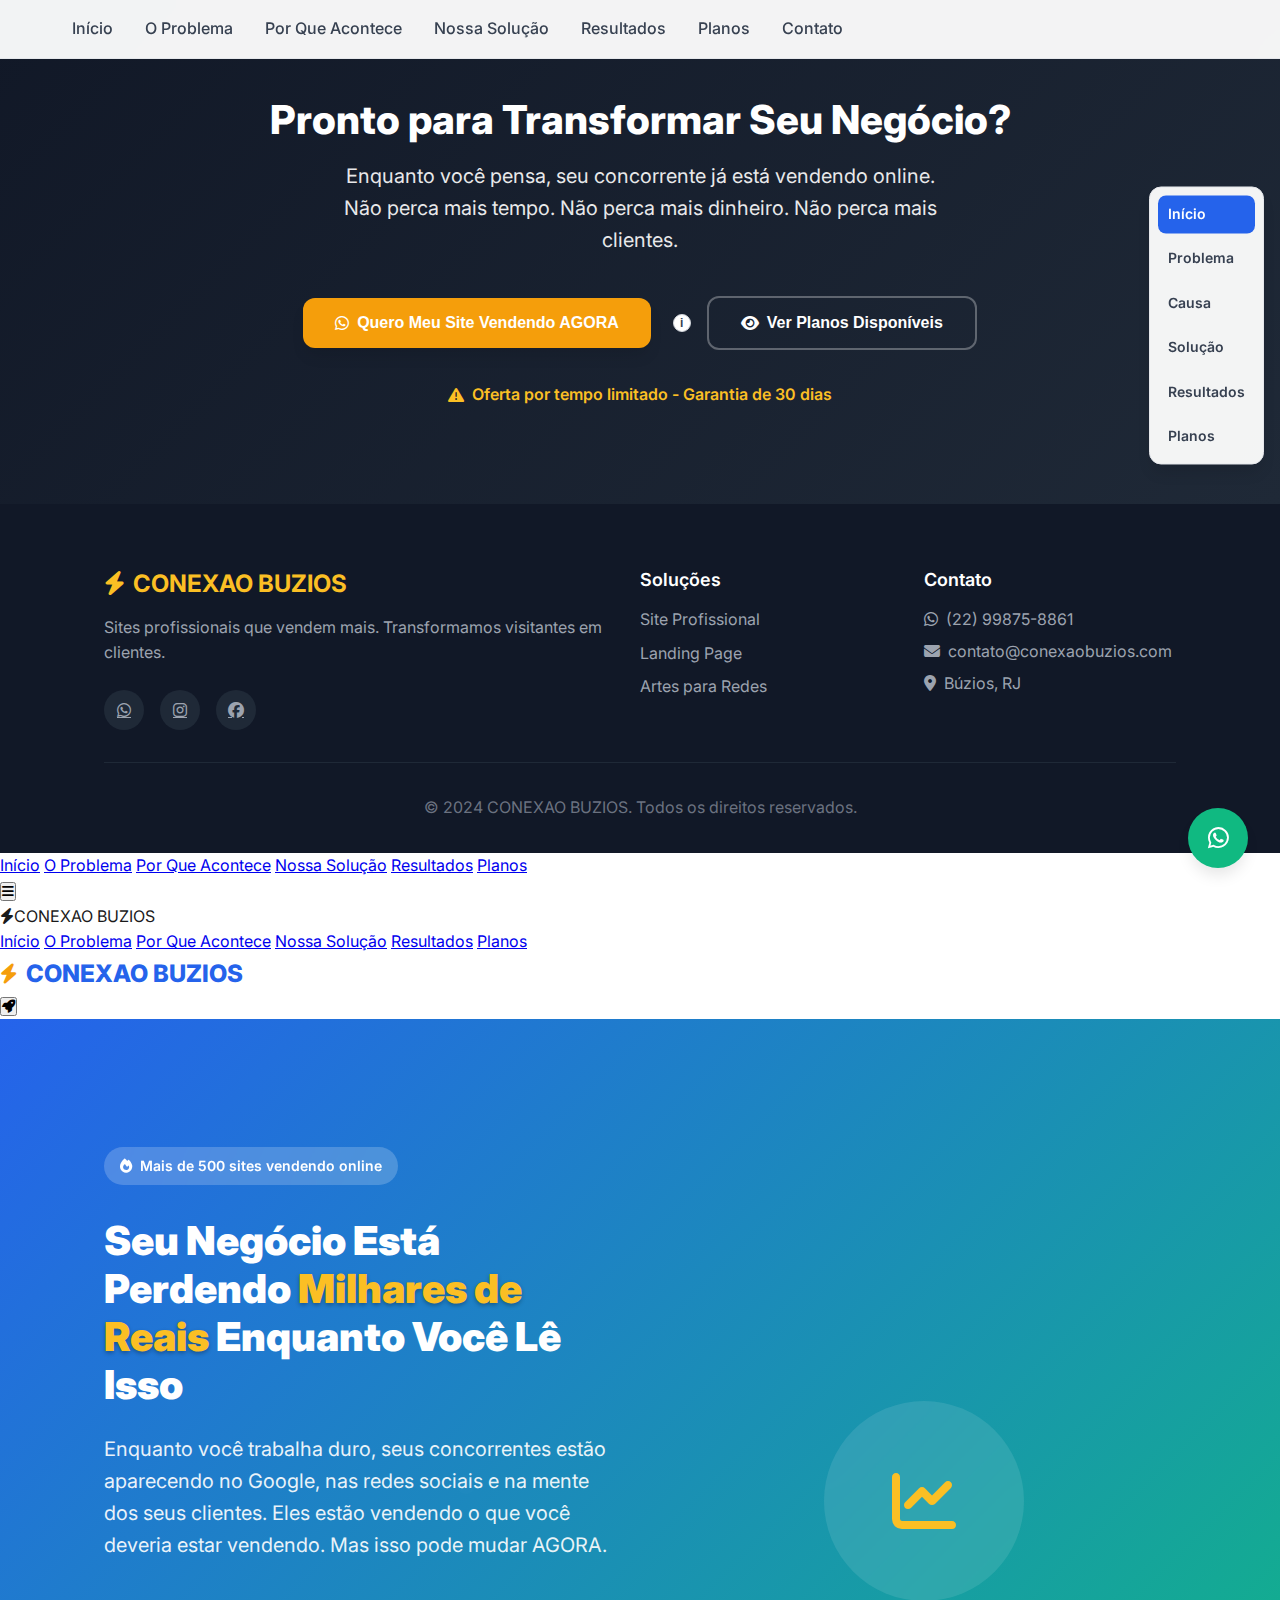
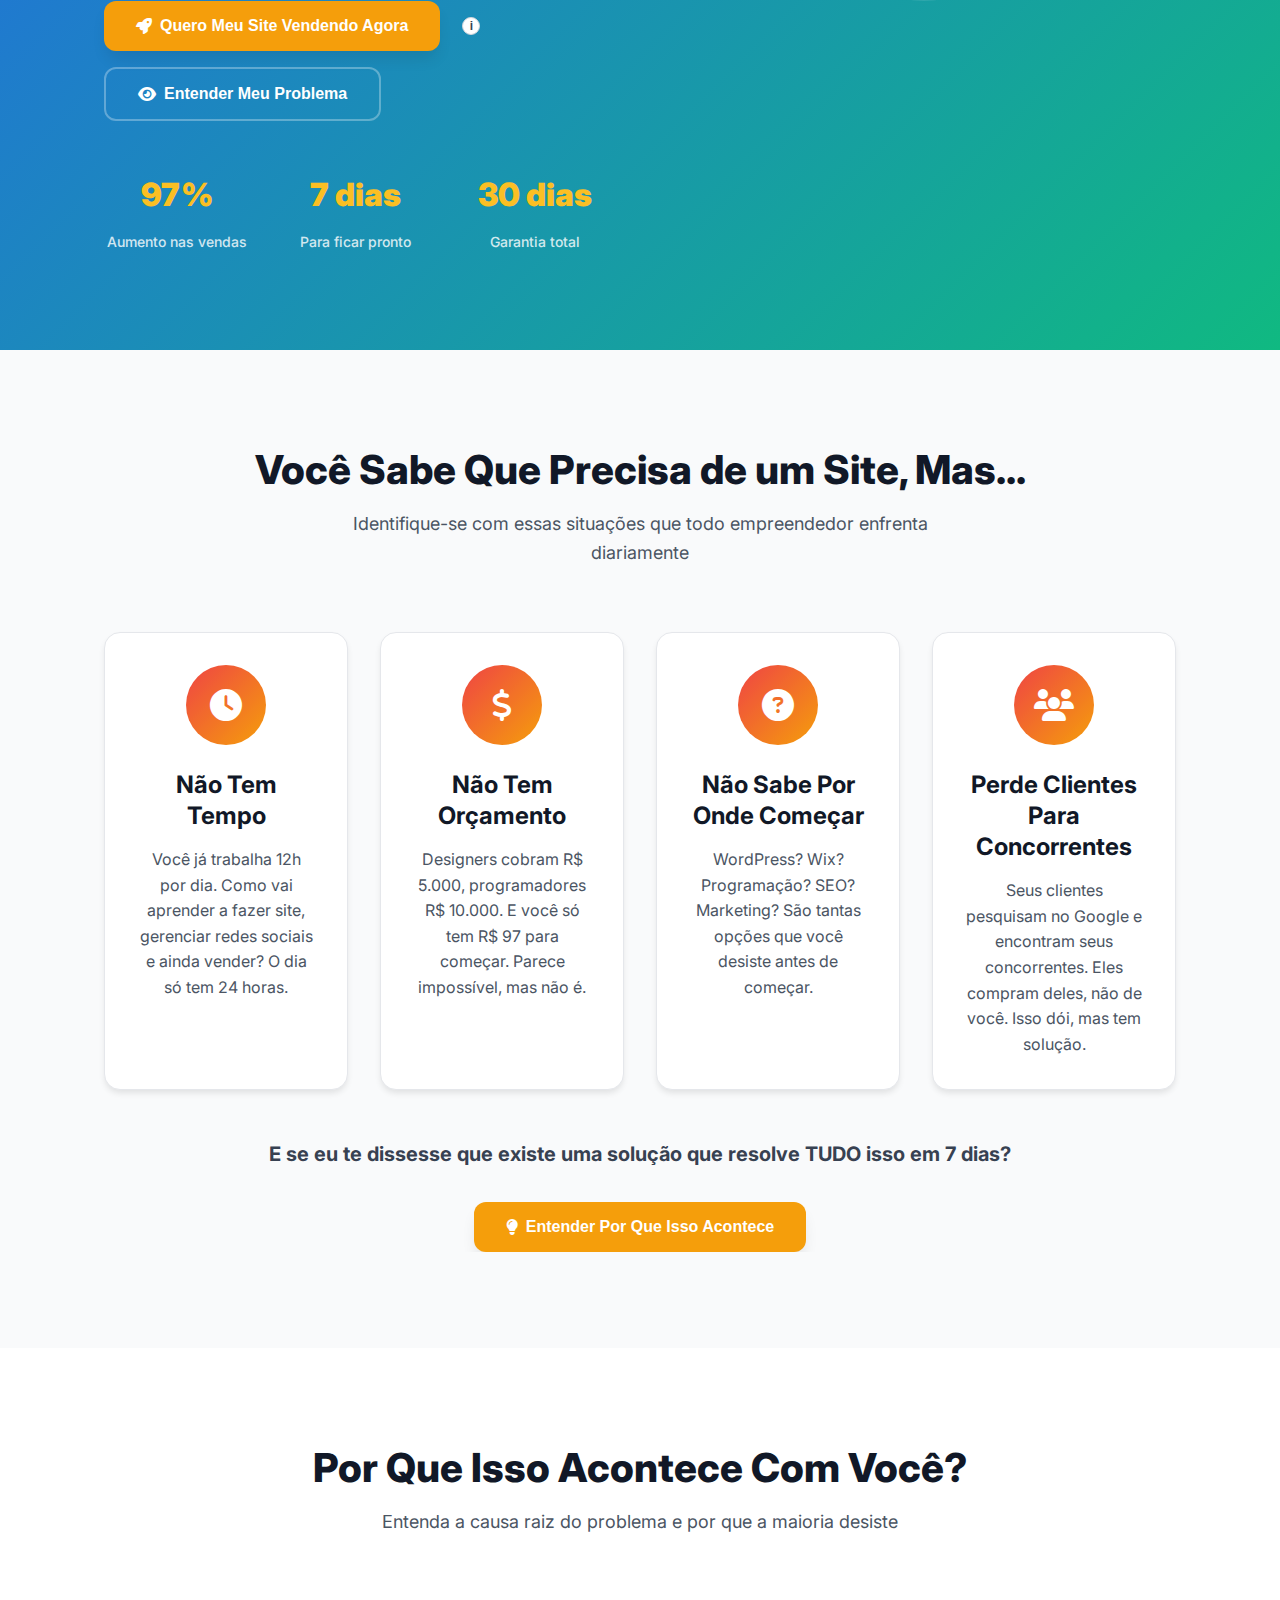
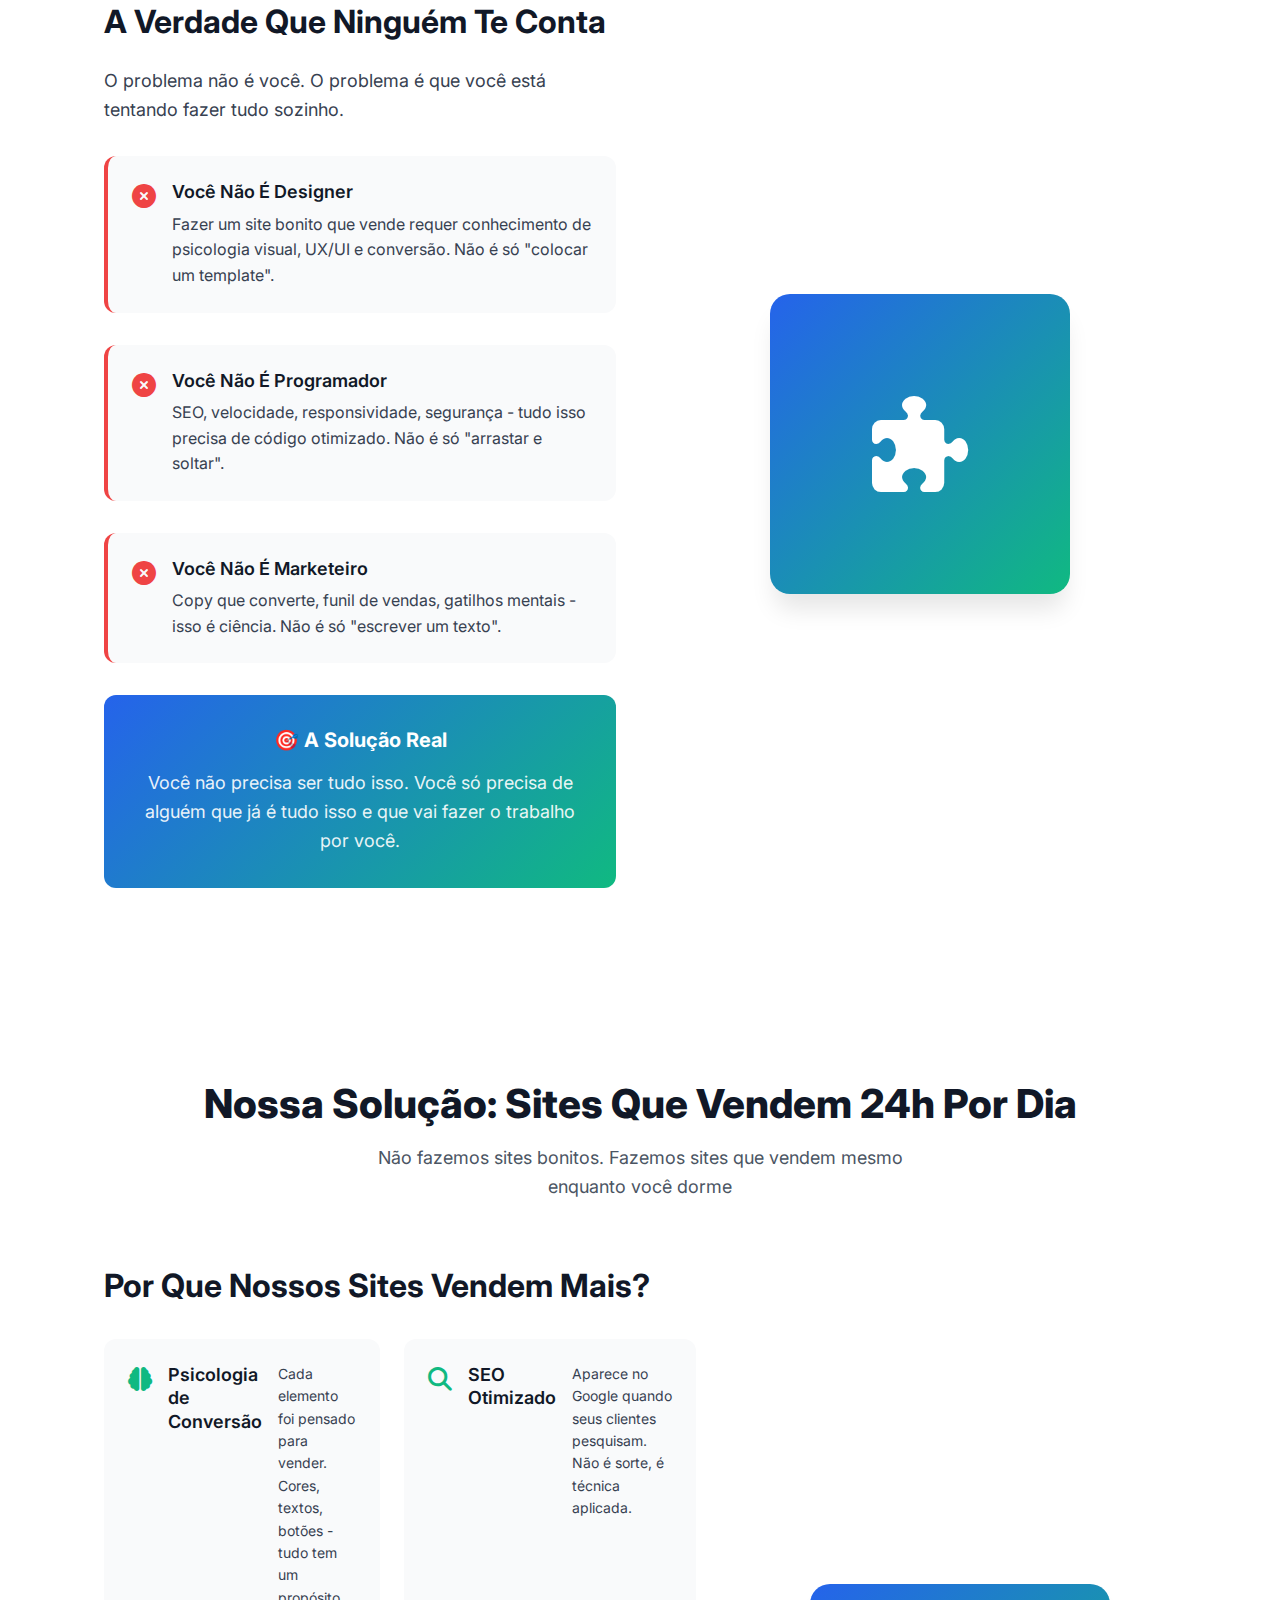
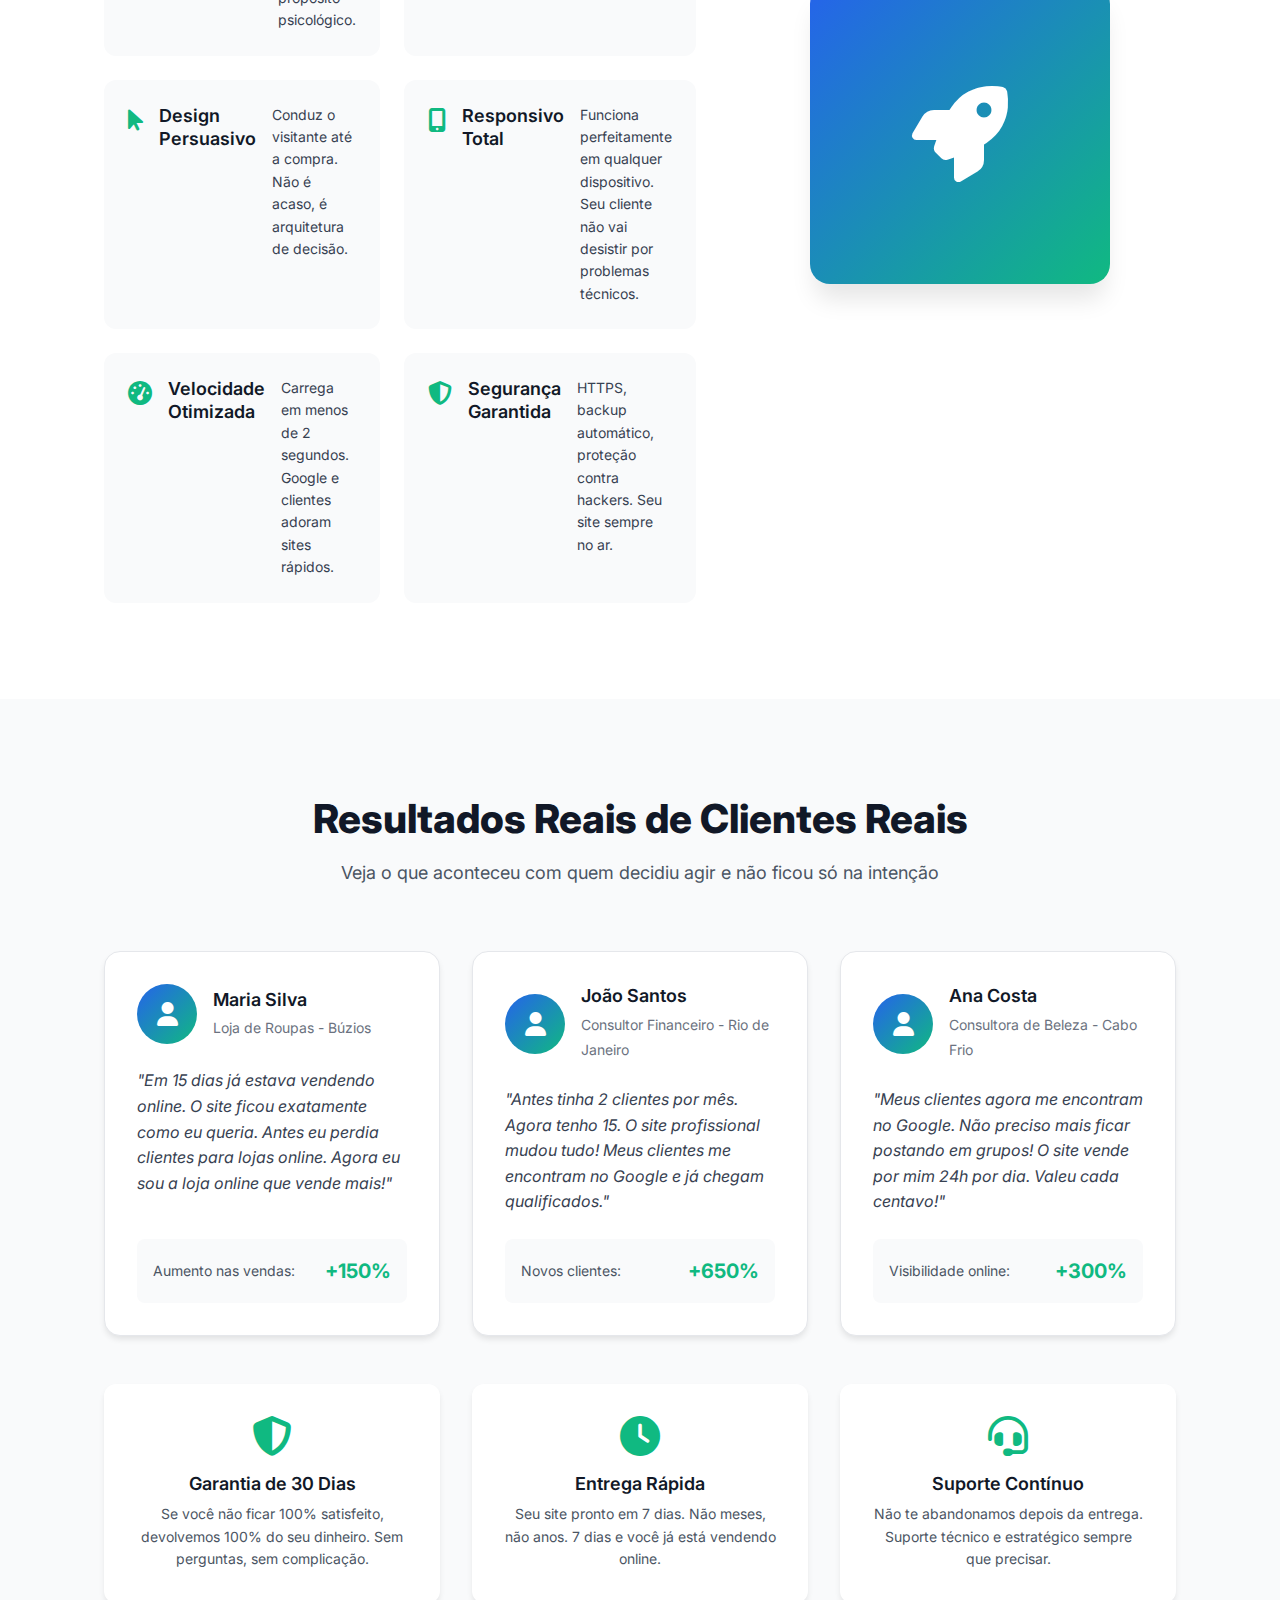
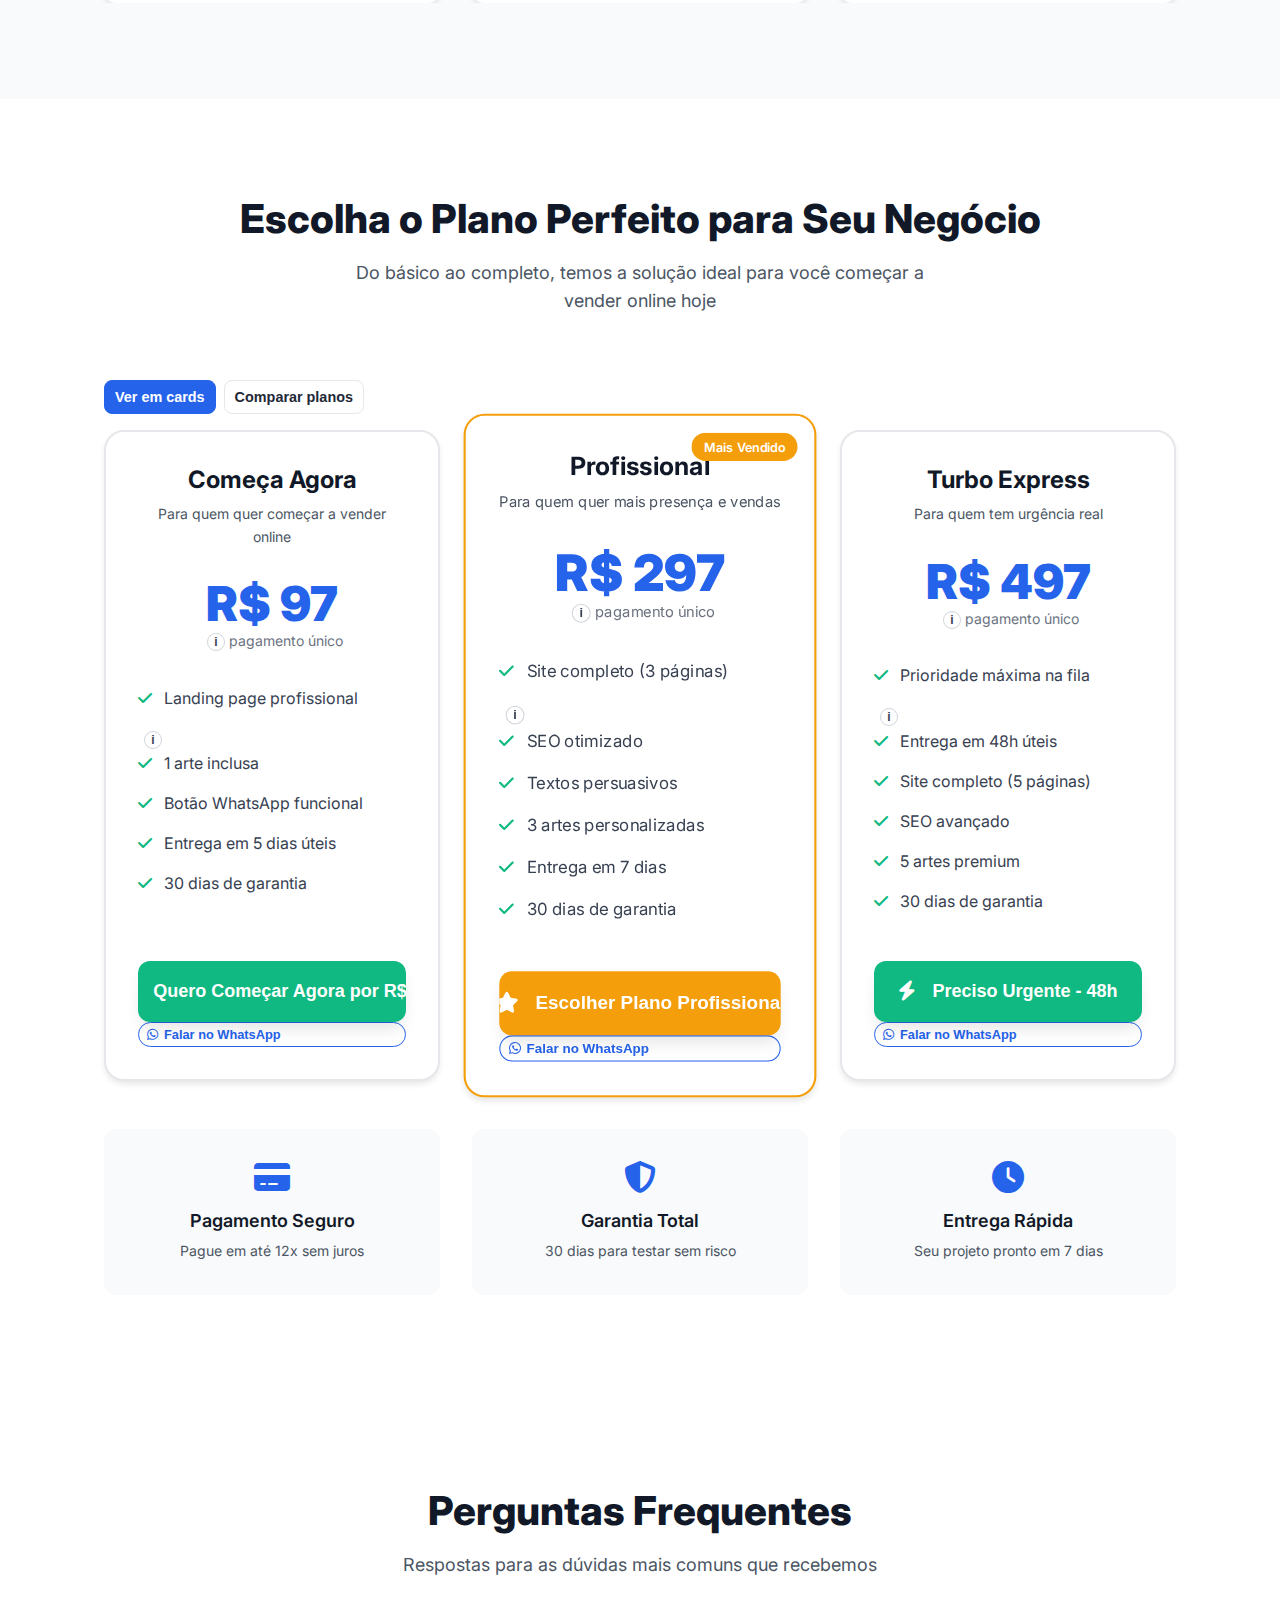
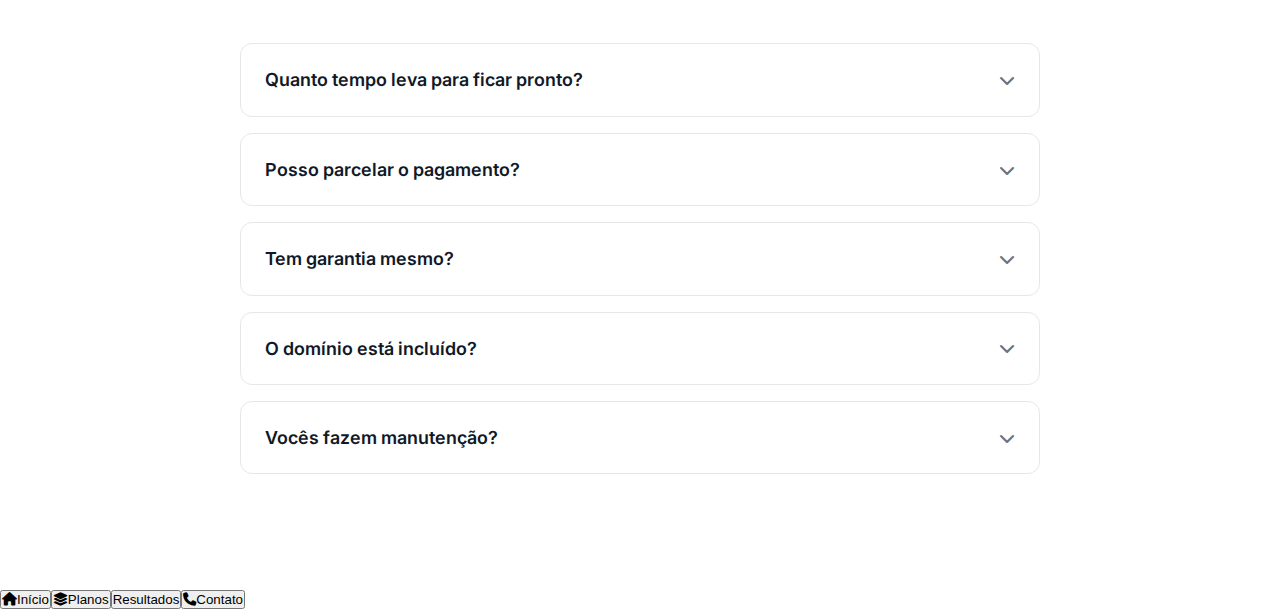
<file: index.html>
<!DOCTYPE html>
<html lang="pt-BR">
<head>
    <meta charset="UTF-8">
    <meta name="viewport" content="width=device-width, initial-scale=1.0">
    <title>CONEXAO BUZIOS | Sites Que Vendem 24h Por Dia</title>
    <meta name="description" content="Transforme visitantes em clientes com sites profissionais que vendem mesmo enquanto você dorme. Resultados garantidos em 7 dias.">
    
    <!-- Fontes estratégicas -->
    <link href="https://fonts.googleapis.com/css2?family=Inter:wght@300;400;500;600;700;800;900&family=Poppins:wght@300;400;500;600;700;800;900&display=swap" rel="stylesheet">
    <link rel="stylesheet" href="https://cdnjs.cloudflare.com/ajax/libs/font-awesome/6.4.0/css/all.min.css">
    
    <!-- CSS otimizado -->
    <link rel="stylesheet" href="styles.css">
    <!-- App-like module CSS (remova para rollback) -->

    
    <!-- Preload crítico -->
    <link rel="preload" href="styles.css" as="style">
    <link rel="preload" href="script.js" as="script">
</head>
<body>
    <!-- Header estratégico -->
    <header class="header" id="header">
        <nav class="nav">
            <div class="nav-container">
                <a href="#" class="nav-brand">
                    <i class="fas fa-bolt"></i>
                    CONEXAO BUZIOS
                </a>
                
                <div class="nav-menu" id="nav-menu">
                    <a href="#hero" class="nav-link">Início</a>
                    <a href="#dor" class="nav-link">O Problema</a>
                    <a href="#causa" class="nav-link">Por Que Acontece</a>
                    <a href="#solucao" class="nav-link">Nossa Solução</a>
                    <a href="#prova" class="nav-link">Resultados</a>
                    <a href="#planos" class="nav-link">Planos</a>
                    <a href="#contato" class="nav-link">Contato</a>
                </div>
                
                <div class="nav-toggle" id="nav-toggle" aria-label="Abrir menu de navegação" role="button" tabindex="0">
                    <span></span>
                    <span></span>
                    <span></span>
                </div>
            </div>
        </nav>
    </header>

    <main>
        <!-- Hero Section - DOR IMEDIATA -->
        <section class="hero" id="hero">
            <div class="hero-container">
                <div class="hero-content">
                    <div class="hero-badge">
                        <i class="fas fa-fire"></i>
                        Mais de 500 sites vendendo online
                    </div>
                    
                    <h1 class="hero-title">
                        Seu Negócio Está Perdendo 
                        <span class="highlight">Milhares de Reais</span> 
                        Enquanto Você Lê Isso
                    </h1>
                    
                    <p class="hero-subtitle">
                        Enquanto você trabalha duro, seus concorrentes estão aparecendo no Google, 
                        nas redes sociais e na mente dos seus clientes. Eles estão vendendo o que 
                        você deveria estar vendendo. Mas isso pode mudar AGORA.
                    </p>
                    
                    <div class="hero-cta">
                        <button class="btn-primary pulse" onclick="openWhatsAppFlow('urgencia')" aria-label="Iniciar processo de criação de site vendendo">
                            <i class="fas fa-rocket"></i>
                            Quero Meu Site Vendendo Agora
                        </button>
                        <button class="btn-secondary" onclick="scrollToSection('dor')" aria-label="Ver mais sobre problemas de negócio">
                            <i class="fas fa-eye"></i>
                            Entender Meu Problema
                        </button>
                    </div>
                    
                    <div class="hero-stats">
                        <div class="stat">
                            <span class="stat-number">97%</span>
                            <span class="stat-label">Aumento nas vendas</span>
                        </div>
                        <div class="stat">
                            <span class="stat-number">7 dias</span>
                            <span class="stat-label">Para ficar pronto</span>
                        </div>
                        <div class="stat">
                            <span class="stat-number">30 dias</span>
                            <span class="stat-label">Garantia total</span>
                        </div>
                    </div>
                </div>
                
                <div class="hero-visual">
                    <div class="hero-image">
                        <i class="fas fa-chart-line"></i>
                    </div>
                </div>
            </div>
        </section>
        
        <!-- DOR Section - Identificação emocional -->
        <section class="dor" id="dor">
            <div class="container">
                <div class="section-header">
                    <h2>Você Sabe Que Precisa de um Site, Mas...</h2>
                    <p>Identifique-se com essas situações que todo empreendedor enfrenta diariamente</p>
                </div>
                
                <div class="dor-grid">
                    <div class="dor-card">
                        <div class="dor-icon">
                            <i class="fas fa-clock"></i>
                        </div>
                        <h3>Não Tem Tempo</h3>
                        <p>Você já trabalha 12h por dia. Como vai aprender a fazer site, 
                        gerenciar redes sociais e ainda vender? O dia só tem 24 horas.</p>
                    </div>
                    
                    <div class="dor-card">
                        <div class="dor-icon">
                            <i class="fas fa-dollar-sign"></i>
                        </div>
                        <h3>Não Tem Orçamento</h3>
                        <p>Designers cobram R$ 5.000, programadores R$ 10.000. 
                        E você só tem R$ 97 para começar. Parece impossível, mas não é.</p>
                    </div>
                    
                    <div class="dor-card">
                        <div class="dor-icon">
                            <i class="fas fa-question-circle"></i>
                        </div>
                        <h3>Não Sabe Por Onde Começar</h3>
                        <p>WordPress? Wix? Programação? SEO? Marketing? 
                        São tantas opções que você desiste antes de começar.</p>
                    </div>
                    
                    <div class="dor-card">
                        <div class="dor-icon">
                            <i class="fas fa-users"></i>
                        </div>
                        <h3>Perde Clientes Para Concorrentes</h3>
                        <p>Seus clientes pesquisam no Google e encontram seus concorrentes. 
                        Eles compram deles, não de você. Isso dói, mas tem solução.</p>
                    </div>
                </div>
                
                <div class="dor-cta">
                    <p><strong>E se eu te dissesse que existe uma solução que resolve TUDO isso em 7 dias?</strong></p>
                    <button class="btn-primary" onclick="scrollToSection('causa')" aria-label="Descobrir as causas dos problemas de negócio">
                        <i class="fas fa-lightbulb"></i>
                        Entender Por Que Isso Acontece
                    </button>
                </div>
            </div>
        </section>
        
        <!-- CAUSA Section - Explicação do problema -->
        <section class="causa" id="causa">
            <div class="container">
                <div class="section-header">
                    <h2>Por Que Isso Acontece Com Você?</h2>
                    <p>Entenda a causa raiz do problema e por que a maioria desiste</p>
                </div>
                
                <div class="causa-content">
                    <div class="causa-text">
                        <h3>A Verdade Que Ninguém Te Conta</h3>
                        <p>O problema não é você. O problema é que você está tentando fazer tudo sozinho.</p>
                        
                        <div class="causa-list">
                            <div class="causa-item">
                                <i class="fas fa-times-circle"></i>
                                <div>
                                    <h4>Você Não É Designer</h4>
                                    <p>Fazer um site bonito que vende requer conhecimento de psicologia visual, UX/UI e conversão. Não é só "colocar um template".</p>
                                </div>
                            </div>
                            
                            <div class="causa-item">
                                <i class="fas fa-times-circle"></i>
                                <div>
                                    <h4>Você Não É Programador</h4>
                                    <p>SEO, velocidade, responsividade, segurança - tudo isso precisa de código otimizado. Não é só "arrastar e soltar".</p>
                                </div>
                            </div>
                            
                            <div class="causa-item">
                                <i class="fas fa-times-circle"></i>
                                <div>
                                    <h4>Você Não É Marketeiro</h4>
                                    <p>Copy que converte, funil de vendas, gatilhos mentais - isso é ciência. Não é só "escrever um texto".</p>
                                </div>
                            </div>
                        </div>
                        
                        <div class="causa-conclusao">
                            <h4>🎯 A Solução Real</h4>
                            <p>Você não precisa ser tudo isso. Você só precisa de alguém que já é tudo isso e que vai fazer o trabalho por você.</p>
                        </div>
                    </div>
                    
                    <div class="causa-visual">
                        <div class="causa-image">
                            <i class="fas fa-puzzle-piece"></i>
                        </div>
                    </div>
                </div>
            </div>
        </section>
        
        <!-- SOLUÇÃO Section - Proposta de valor clara -->
        <section class="solucao" id="solucao">
            <div class="container">
                <div class="section-header">
                    <h2>Nossa Solução: Sites Que Vendem 24h Por Dia</h2>
                    <p>Não fazemos sites bonitos. Fazemos sites que vendem mesmo enquanto você dorme</p>
                </div>
                
                <div class="solucao-content">
                    <div class="solucao-text">
                        <h3>Por Que Nossos Sites Vendem Mais?</h3>
                        <div class="solucao-diferenciais">
                            <div class="diferencial">
                                <i class="fas fa-brain"></i>
                                <h4>Psicologia de Conversão</h4>
                                <p>Cada elemento foi pensado para vender. Cores, textos, botões - tudo tem um propósito psicológico.</p>
                            </div>
                            
                            <div class="diferencial">
                                <i class="fas fa-search"></i>
                                <h4>SEO Otimizado</h4>
                                <p>Aparece no Google quando seus clientes pesquisam. Não é sorte, é técnica aplicada.</p>
                            </div>
                            
                            <div class="diferencial">
                                <i class="fas fa-mouse-pointer"></i>
                                <h4>Design Persuasivo</h4>
                                <p>Conduz o visitante até a compra. Não é acaso, é arquitetura de decisão.</p>
                            </div>
                            
                            <div class="diferencial">
                                <i class="fas fa-mobile-alt"></i>
                                <h4>Responsivo Total</h4>
                                <p>Funciona perfeitamente em qualquer dispositivo. Seu cliente não vai desistir por problemas técnicos.</p>
                            </div>
                            
                            <div class="diferencial">
                                <i class="fas fa-tachometer-alt"></i>
                                <h4>Velocidade Otimizada</h4>
                                <p>Carrega em menos de 2 segundos. Google e clientes adoram sites rápidos.</p>
                            </div>
                            
                            <div class="diferencial">
                                <i class="fas fa-shield-alt"></i>
                                <h4>Segurança Garantida</h4>
                                <p>HTTPS, backup automático, proteção contra hackers. Seu site sempre no ar.</p>
                            </div>
                        </div>
                    </div>
                    
                    <div class="solucao-visual">
                        <div class="solucao-image">
                            <i class="fas fa-rocket"></i>
                        </div>
                    </div>
                </div>
            </div>
        </section>
        
        <!-- PROVA Section - Prova social -->
        <section class="prova" id="prova">
            <div class="container">
                <div class="section-header">
                    <h2>Resultados Reais de Clientes Reais</h2>
                    <p>Veja o que aconteceu com quem decidiu agir e não ficou só na intenção</p>
                </div>
                
                <div class="prova-grid">
                    <div class="prova-card">
                        <div class="prova-header">
                            <div class="prova-avatar">
                                <i class="fas fa-user"></i>
                            </div>
                            <div class="prova-info">
                                <h4>Maria Silva</h4>
                                <span>Loja de Roupas - Búzios</span>
                            </div>
                        </div>
                        <p>"Em 15 dias já estava vendendo online. O site ficou exatamente como eu queria. Antes eu perdia clientes para lojas online. Agora eu sou a loja online que vende mais!"</p>
                        <div class="prova-metrica">
                            <span class="metrica-label">Aumento nas vendas:</span>
                            <span class="metrica-valor">+150%</span>
                        </div>
                    </div>
                    
                    <div class="prova-card">
                        <div class="prova-header">
                            <div class="prova-avatar">
                                <i class="fas fa-user"></i>
                            </div>
                            <div class="prova-info">
                                <h4>João Santos</h4>
                                <span>Consultor Financeiro - Rio de Janeiro</span>
                            </div>
                        </div>
                        <p>"Antes tinha 2 clientes por mês. Agora tenho 15. O site profissional mudou tudo! Meus clientes me encontram no Google e já chegam qualificados."</p>
                        <div class="prova-metrica">
                            <span class="metrica-label">Novos clientes:</span>
                            <span class="metrica-valor">+650%</span>
                        </div>
                    </div>
                    
                    <div class="prova-card">
                        <div class="prova-header">
                            <div class="prova-avatar">
                                <i class="fas fa-user"></i>
                            </div>
                            <div class="prova-info">
                                <h4>Ana Costa</h4>
                                <span>Consultora de Beleza - Cabo Frio</span>
                            </div>
                        </div>
                        <p>"Meus clientes agora me encontram no Google. Não preciso mais ficar postando em grupos! O site vende por mim 24h por dia. Valeu cada centavo!"</p>
                        <div class="prova-metrica">
                            <span class="metrica-label">Visibilidade online:</span>
                            <span class="metrica-valor">+300%</span>
                        </div>
                    </div>
                </div>
                
                <div class="prova-garantias">
                    <div class="garantia-card">
                        <i class="fas fa-shield-alt"></i>
                        <h4>Garantia de 30 Dias</h4>
                        <p>Se você não ficar 100% satisfeito, devolvemos 100% do seu dinheiro. Sem perguntas, sem complicação.</p>
                    </div>
                    
                    <div class="garantia-card">
                        <i class="fas fa-clock"></i>
                        <h4>Entrega Rápida</h4>
                        <p>Seu site pronto em 7 dias. Não meses, não anos. 7 dias e você já está vendendo online.</p>
                    </div>
                    
                    <div class="garantia-card">
                        <i class="fas fa-headset"></i>
                        <h4>Suporte Contínuo</h4>
                        <p>Não te abandonamos depois da entrega. Suporte técnico e estratégico sempre que precisar.</p>
                    </div>
                </div>
            </div>
        </section>
        
        <!-- AÇÃO Section - Planos estratégicos -->
        <section class="planos" id="planos">
            <div class="container">
                <div class="section-header">
                    <h2>Escolha o Plano Perfeito para Seu Negócio</h2>
                    <p>Do básico ao completo, temos a solução ideal para você começar a vender online hoje</p>
                </div>
                
                <div class="planos-grid">
                    <!-- Plano Começa Agora -->
                    <div class="plano-card">
                        <div class="plano-header">
                            <h3>Começa Agora</h3>
                            <p>Para quem quer começar a vender online</p>
                        </div>
                        <div class="plano-preco">
                            <span class="preco-valor">R$ 97</span>
                            <span class="preco-periodo">pagamento único</span>
                        </div>
                        <ul class="plano-beneficios">
                            <li><i class="fas fa-check"></i> Landing page profissional</li>
                            <li><i class="fas fa-check"></i> 1 arte inclusa</li>
                            <li><i class="fas fa-check"></i> Botão WhatsApp funcional</li>
                            <li><i class="fas fa-check"></i> Entrega em 5 dias úteis</li>
                            <li><i class="fas fa-check"></i> 30 dias de garantia</li>
                        </ul>
                        <button class="btn-plano" onclick="openWhatsAppFlow('comeca_agora')" aria-label="Escolher plano Começa Agora por R$ 97">
                            <i class="fas fa-rocket"></i>
                            Quero Começar Agora por R$97
                        </button>
                    </div>
                    
                    <!-- Plano Profissional -->
                    <div class="plano-card featured">
                        <div class="plano-badge">Mais Vendido</div>
                        <div class="plano-header">
                            <h3>Profissional</h3>
                            <p>Para quem quer mais presença e vendas</p>
                        </div>
                        <div class="plano-preco">
                            <span class="preco-valor">R$ 297</span>
                            <span class="preco-periodo">pagamento único</span>
                        </div>
                        <ul class="plano-beneficios">
                            <li><i class="fas fa-check"></i> Site completo (3 páginas)</li>
                            <li><i class="fas fa-check"></i> SEO otimizado</li>
                            <li><i class="fas fa-check"></i> Textos persuasivos</li>
                            <li><i class="fas fa-check"></i> 3 artes personalizadas</li>
                            <li><i class="fas fa-check"></i> Entrega em 7 dias</li>
                            <li><i class="fas fa-check"></i> 30 dias de garantia</li>
                        </ul>
                        <button class="btn-plano featured" onclick="openWhatsAppFlow('profissional')" aria-label="Escolher plano Profissional mais vendido">
                            <i class="fas fa-star"></i>
                            Escolher Plano Profissional
                        </button>
                    </div>
                    
                    <!-- Plano Turbo Express -->
                    <div class="plano-card">
                        <div class="plano-header">
                            <h3>Turbo Express</h3>
                            <p>Para quem tem urgência real</p>
                        </div>
                        <div class="plano-preco">
                            <span class="preco-valor">R$ 497</span>
                            <span class="preco-periodo">pagamento único</span>
                        </div>
                        <ul class="plano-beneficios">
                            <li><i class="fas fa-check"></i> Prioridade máxima na fila</li>
                            <li><i class="fas fa-check"></i> Entrega em 48h úteis</li>
                            <li><i class="fas fa-check"></i> Site completo (5 páginas)</li>
                            <li><i class="fas fa-check"></i> SEO avançado</li>
                            <li><i class="fas fa-check"></i> 5 artes premium</li>
                            <li><i class="fas fa-check"></i> 30 dias de garantia</li>
                        </ul>
                        <button class="btn-plano" onclick="openWhatsAppFlow('turbo_express')" aria-label="Escolher plano Turbo Express para entrega urgente">
                            <i class="fas fa-bolt"></i>
                            Preciso Urgente - 48h
                        </button>
                    </div>
                </div>
                
                <div class="planos-info">
                    <div class="info-card">
                        <i class="fas fa-credit-card"></i>
                        <h4>Pagamento Seguro</h4>
                        <p>Pague em até 12x sem juros</p>
                    </div>
                    <div class="info-card">
                        <i class="fas fa-shield-alt"></i>
                        <h4>Garantia Total</h4>
                        <p>30 dias para testar sem risco</p>
                    </div>
                    <div class="info-card">
                        <i class="fas fa-clock"></i>
                        <h4>Entrega Rápida</h4>
                        <p>Seu projeto pronto em 7 dias</p>
                    </div>
                </div>
            </div>
        </section>
        
        <!-- FAQ Section - Remoção de objeções -->
        <section class="faq" id="faq">
            <div class="container">
                <div class="section-header">
                    <h2>Perguntas Frequentes</h2>
                    <p>Respostas para as dúvidas mais comuns que recebemos</p>
                </div>
                
                <div class="faq-content">
                    <div class="faq-item" onclick="toggleFAQ(this)">
                        <div class="faq-question">
                            <h3>Quanto tempo leva para ficar pronto?</h3>
                            <i class="fas fa-chevron-down"></i>
                        </div>
                        <div class="faq-answer">
                            <p><strong>Começa Agora:</strong> 5 dias úteis<br>
                            <strong>Profissional:</strong> 7 dias úteis<br>
                            <strong>Turbo Express:</strong> 48 horas úteis<br><br>
                            Mas você pode pagar uma taxa extra para entrega expressa em 24h!</p>
                        </div>
                    </div>
                    
                    <div class="faq-item" onclick="toggleFAQ(this)">
                        <div class="faq-question">
                            <h3>Posso parcelar o pagamento?</h3>
                            <i class="fas fa-chevron-down"></i>
                        </div>
                        <div class="faq-answer">
                            <p>Sim! Todos os planos podem ser parcelados:<br>
                            <strong>Começa Agora:</strong> até 6x sem juros<br>
                            <strong>Profissional:</strong> até 12x sem juros<br>
                            <strong>Turbo Express:</strong> até 12x sem juros<br><br>
                            Sem complicação e sem juros!</p>
                        </div>
                    </div>
                    
                    <div class="faq-item" onclick="toggleFAQ(this)">
                        <div class="faq-question">
                            <h3>Tem garantia mesmo?</h3>
                            <i class="fas fa-chevron-down"></i>
                        </div>
                        <div class="faq-answer">
                            <p>Sim! 30 dias de garantia incondicional. Se você não ficar 100% satisfeito, 
                            devolvemos 100% do seu dinheiro. Sem perguntas, sem complicação.<br><br>
                            Nossa prioridade é sua satisfação total.</p>
                        </div>
                    </div>
                    
                    <div class="faq-item" onclick="toggleFAQ(this)">
                        <div class="faq-question">
                            <h3>O domínio está incluído?</h3>
                            <i class="fas fa-chevron-down"></i>
                        </div>
                        <div class="faq-answer">
                            <p>O domínio é por conta do cliente, mas podemos ajudar você a registrar 
                            e configurar tudo. É um serviço extra de R$ 50/ano.<br><br>
                            Se você não tiver domínio, podemos orientar na compra e configuração.</p>
                        </div>
                    </div>
                    
                    <div class="faq-item" onclick="toggleFAQ(this)">
                        <div class="faq-question">
                            <h3>Vocês fazem manutenção?</h3>
                            <i class="fas fa-chevron-down"></i>
                        </div>
                        <div class="faq-answer">
                            <p>Sim! Oferecemos planos de manutenção mensal a partir de R$ 147/mês.<br><br>
                            Inclui: atualizações de segurança, backup automático, suporte técnico e melhorias contínuas.</p>
                        </div>
                    </div>
                </div>
            </div>
        </section>
        
        <!-- CTA Final - Gatilho de urgência -->
        <section class="cta-final">
            <div class="container">
                <div class="cta-content">
                    <h2>Pronto para Transformar Seu Negócio?</h2>
                    <p>Enquanto você pensa, seu concorrente já está vendendo online. 
                    Não perca mais tempo. Não perca mais dinheiro. Não perca mais clientes.</p>
                    
                    <div class="cta-buttons">
                        <button class="btn-primary pulse" onclick="openWhatsAppFlow('urgencia')" aria-label="Iniciar processo urgente de criação de site">
                            <i class="fab fa-whatsapp"></i>
                            Quero Meu Site Vendendo AGORA
                        </button>
                        <button class="btn-secondary" onclick="scrollToSection('planos')" aria-label="Ver todos os planos disponíveis">
                            <i class="fas fa-eye"></i>
                            Ver Planos Disponíveis
                        </button>
                    </div>
                    
                    <div class="cta-urgent">
                        <i class="fas fa-exclamation-triangle"></i>
                        <span>Oferta por tempo limitado - Garantia de 30 dias</span>
                    </div>
                </div>
            </div>
        </section>
    </main>
    
    <!-- Footer estratégico -->
    <footer class="footer">
        <div class="container">
            <div class="footer-content">
                <div class="footer-brand">
                    <h3><i class="fas fa-bolt"></i> CONEXAO BUZIOS</h3>
                    <p>Sites profissionais que vendem mais. Transformamos visitantes em clientes.</p>
                    <div class="footer-social">
                        <a href="#" onclick="openWhatsAppFlow('default')"><i class="fab fa-whatsapp"></i></a>
                        <a href="#"><i class="fab fa-instagram"></i></a>
                        <a href="#"><i class="fab fa-facebook"></i></a>
                    </div>
                </div>
                
                <div class="footer-links">
                    <h4>Soluções</h4>
                    <ul>
                        <li><a href="#" onclick="openWhatsAppFlow('site')">Site Profissional</a></li>
                        <li><a href="#" onclick="openWhatsAppFlow('landing')">Landing Page</a></li>
                        <li><a href="#" onclick="openWhatsAppFlow('artes_basico')">Artes para Redes</a></li>
                    </ul>
                </div>
                
                <div class="footer-contact">
                    <h4>Contato</h4>
                    <p><i class="fab fa-whatsapp"></i> (22) 99875-8861</p>
                    <p><i class="fas fa-envelope"></i> contato@conexaobuzios.com</p>
                    <p><i class="fas fa-map-marker-alt"></i> Búzios, RJ</p>
                </div>
            </div>
            
            <div class="footer-bottom">
                <p>© 2024 CONEXAO BUZIOS. Todos os direitos reservados.</p>
            </div>
        </div>
    </footer>

    <!-- WhatsApp Flutuante -->
    <div class="whatsapp-float" onclick="openWhatsAppFlow('default')" aria-label="Abrir WhatsApp para contato" role="button" tabindex="0">
        <i class="fab fa-whatsapp"></i>
    </div>

    <!-- App-like navigation (mobile drawer + desktop sidebar) -->
    <div id="nav-overlay" class="nav-overlay" aria-hidden="true"></div>
    <aside id="nav-drawer" class="nav-drawer" role="dialog" aria-modal="true" aria-hidden="true">
        <nav class="app-nav" aria-label="Navegação">
            <a href="#start">Início</a>
            <a href="#problem">O Problema</a>
            <a href="#cause">Por Que Acontece</a>
            <a href="#solution">Nossa Solução</a>
            <a href="#results">Resultados</a>
            <a href="#plans">Planos</a>
        </nav>
    </aside>
    <button id="nav-fab" class="nav-fab" aria-label="Abrir menu" aria-expanded="false"><i class="fas fa-bars" aria-hidden="true"></i></button>
    <aside id="nav-sidebar" class="nav-sidebar" aria-label="Navegação lateral">
        <div class="app-brand"><i class="fas fa-bolt" aria-hidden="true"></i><span>CONEXAO BUZIOS</span></div>
        <nav class="app-nav" aria-label="Navegação">
            <a href="#start">Início</a>
            <a href="#problem">O Problema</a>
            <a href="#cause">Por Que Acontece</a>
            <a href="#solution">Nossa Solução</a>
            <a href="#results">Resultados</a>
            <a href="#plans">Planos</a>
        </nav>
    </aside>

    <!-- Script principal -->
    <script src="script.js"></script>
    <!-- App-like module JS (remova para rollback) -->
    
</body>
</html>
</file>
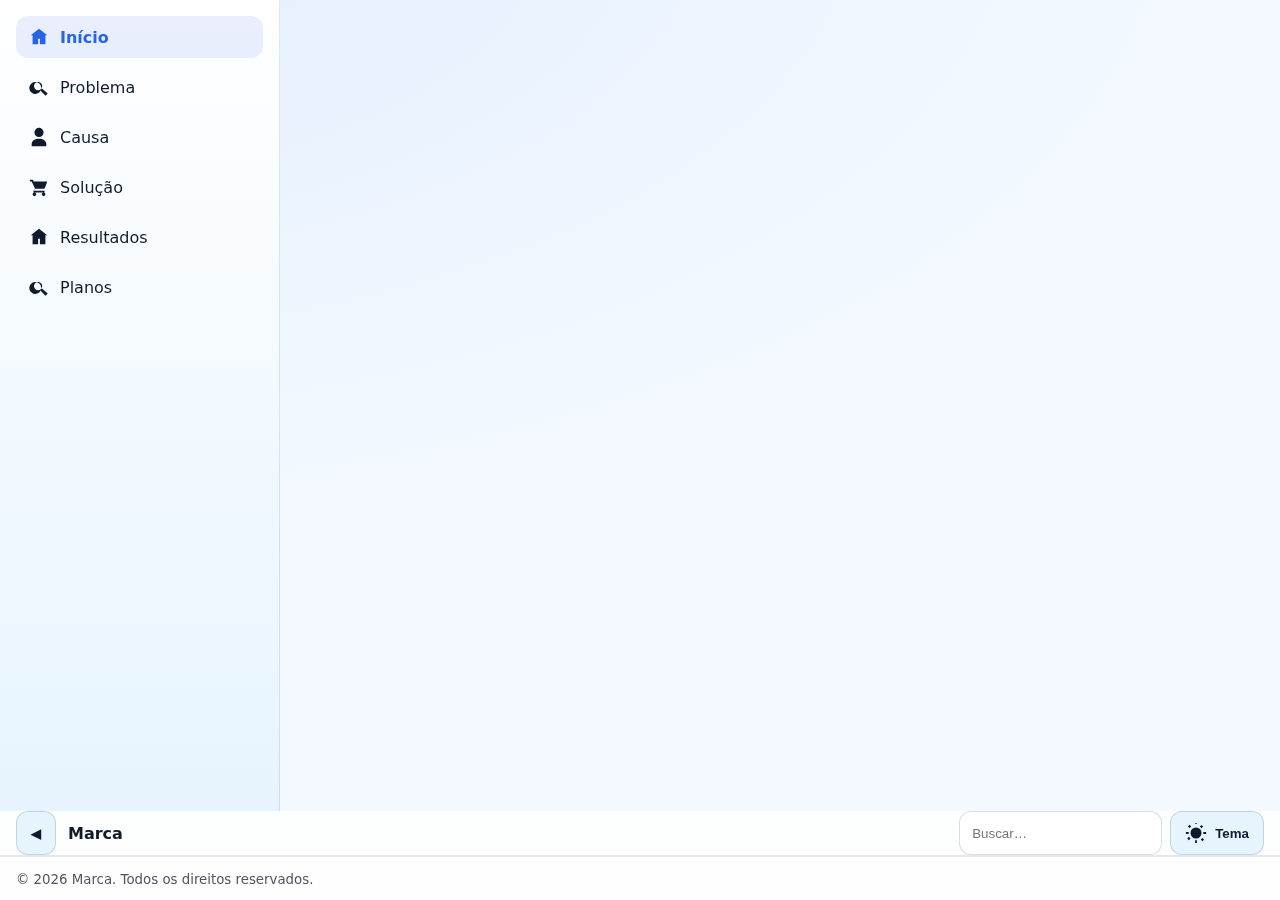
<file: app-like-v2/index.html>
<!doctype html>
<html lang="pt-BR" data-theme="light">
  <head>
    <meta charset="utf-8" />
    <meta name="viewport" content="width=device-width, initial-scale=1, viewport-fit=cover" />
    <meta name="color-scheme" content="light dark" />
    <title>App‑Like V2 Starter</title>
    <meta name="description" content="Starter web app-like com UI/UX moderno, acessível e responsivo" />
    <link rel="icon" href="data:image/svg+xml,%3Csvg xmlns='http://www.w3.org/2000/svg' viewBox='0 0 100 100'%3E%3Ccircle cx='50' cy='50' r='46' fill='%232563eb'/%3E%3Ctext x='50' y='60' font-size='48' text-anchor='middle' fill='white' font-family='Arial, sans-serif'%3EA%3C/text%3E%3C/svg%3E" />
    <link rel="preconnect" href="https://fonts.gstatic.com" crossorigin />
    <link rel="stylesheet" href="./v2.css" />
    <script defer src="./app.js"></script>
    <script defer src="./v2.js"></script>
  </head>
  <body>
    <div class="app-shell">
      <!-- Topbar -->
      <header class="app-topbar" role="banner">
        <button class="btn btn--secondary" aria-label="Voltar" id="nav-back" title="Voltar">◀</button>
        <div class="app-brand">Marca</div>
        <div class="app-top-actions">
          <form role="search" aria-label="Buscar no site" onsubmit="return false">
            <input class="input" placeholder="Buscar…" aria-label="Buscar" />
          </form>
          <button class="btn btn--secondary" id="theme-toggle" aria-pressed="false" aria-label="Alternar tema">
            <svg class="icon" aria-hidden="true"><use href="#icon-sun" /></svg>
            <span class="hide-sm">Tema</span>
          </button>
        </div>
      </header>

      <!-- Sidebar (vertical fixa) -->
      <aside class="app-sidebar" aria-label="Navegação principal">
        <nav>
          <ul class="nav-list">
            <li><a href="#inicio" data-nav="inicio" aria-current="page"><svg class="icon" aria-hidden="true"><use href="#icon-home"/></svg> <span class="label">Início</span></a></li>
            <li><a href="#problema" data-nav="problema"><svg class="icon" aria-hidden="true"><use href="#icon-search"/></svg> <span class="label">Problema</span></a></li>
            <li><a href="#causa" data-nav="causa"><svg class="icon" aria-hidden="true"><use href="#icon-user"/></svg> <span class="label">Causa</span></a></li>
            <li><a href="#solucao" data-nav="solucao"><svg class="icon" aria-hidden="true"><use href="#icon-cart"/></svg> <span class="label">Solução</span></a></li>
            <li><a href="#resultados" data-nav="resultados"><svg class="icon" aria-hidden="true"><use href="#icon-home"/></svg> <span class="label">Resultados</span></a></li>
            <li><a href="#planos" data-nav="planos"><svg class="icon" aria-hidden="true"><use href="#icon-search"/></svg> <span class="label">Planos</span></a></li>
          </ul>
        </nav>
      </aside>

      <!-- Main views -->
      <main class="app-main" role="main">
        <div class="viewstack" aria-live="polite">
          <!-- Início: preserva hero e texto -->
          <section id="inicio" class="view is-active" aria-hidden="false" aria-label="Início">
            <div class="block">
              <h2>Experiência App‑Like moderna</h2>
              <div class="content">
                <p>UI coerente, acessível e responsiva com tema claro/escuro, navegação mobile e componentes reutilizáveis.</p>
                <div>
                  <button class="btn btn--primary" onclick="openSheet()">Abrir filtros</button>
                </div>
              </div>
            </div>
            <div class="block">
              <h2>Design</h2>
              <div class="content">
                <div class="card-h">
                  <div class="media" aria-hidden="true"></div>
                  <div class="body">
                    <p>Design tokens e tema dinâmico light/dark.</p>
                    <a class="btn btn--secondary" href="#problema" data-nav="problema">Ir para Problema</a>
                  </div>
                </div>
              </div>
            </div>
          </section>

          <!-- Problema: reorganiza cards 1/2 (texto preservado) -->
          <section id="problema" class="view" aria-hidden="true" aria-label="Problema">
            <div class="block">
              <h2>Conteúdo em cartões</h2>
              <div class="content">
                <div class="card-h">
                  <div class="media" aria-hidden="true"></div>
                  <div class="body">
                    <h3>Card 1</h3>
                    <p>Exemplo de card com conteúdo breve e ação.</p>
                    <div>
                      <button class="btn btn--primary">Ação</button>
                      <button class="btn btn--secondary">Detalhes</button>
                    </div>
                  </div>
                </div>
                <div class="card-h">
                  <div class="media skeleton" aria-hidden="true"></div>
                  <div class="body">
                    <h3>Card 2</h3>
                    <div class="skeleton" style="height: 16px; border-radius: 6px"></div>
                    <button class="btn btn--secondary">Abrir</button>
                  </div>
                </div>
              </div>
            </div>
          </section>

          <!-- Causa: usa conteúdo textual existente -->
          <section id="causa" class="view" aria-hidden="true" aria-label="Causa">
            <div class="block">
              <h2>Acessibilidade</h2>
              <div class="content">
                <p>Suporte total a teclado e leitores de tela.</p>
              </div>
            </div>
          </section>

          <!-- Solução: inclui o formulário (texto preservado) -->
          <section id="solucao" class="view" aria-hidden="true" aria-label="Solução">
            <div class="block">
              <h2>Design tokens e tema dinâmico light/dark.</h2>
              <div class="content">
                <p>UI coerente, acessível e responsiva com tema claro/escuro, navegação mobile e componentes reutilizáveis.</p>
              </div>
            </div>
            <div class="block">
              <h2>Formulário com validação</h2>
              <div class="content">
                <form id="demo-form" novalidate>
                  <div class="field">
                    <label for="email">E-mail</label>
                    <input id="email" class="input" type="email" required aria-describedby="email-help email-err" aria-invalid="false" />
                    <div id="email-help" class="helper">Ex.: nome@dominio.com</div>
                    <div id="email-err" class="error" role="alert" aria-live="polite" hidden>E-mail inválido</div>
                  </div>
                  <div class="field">
                    <label for="nome">Nome</label>
                    <input id="nome" class="input" type="text" required aria-invalid="false" />
                  </div>
                  <div class="field">
                    <label class="switch">
                      <input type="checkbox" id="news" />
                      <span class="slider" aria-hidden="true"></span>
                      <span class="switch-label">Receber novidades</span>
                    </label>
                  </div>
                  <button class="btn btn--primary" type="submit">Enviar</button>
                </form>
              </div>
            </div>
          </section>

          <!-- Resultados: cards 3/4 (texto preservado) -->
          <section id="resultados" class="view" aria-hidden="true" aria-label="Resultados">
            <div class="block">
              <h2>Resultados</h2>
              <div class="content">
                <div class="card-h">
                  <div class="media" aria-hidden="true"></div>
                  <div class="body">
                    <h3>Card 3</h3>
                    <p>Suporte total a teclado e leitores de tela.</p>
                    <button class="btn btn--primary">Conferir</button>
                  </div>
                </div>
                <div class="card-h">
                  <div class="media" aria-hidden="true"></div>
                  <div class="body">
                    <h3>Card 4</h3>
                    <p>Design tokens e tema dinâmico light/dark.</p>
                    <button class="btn btn--secondary">Ver</button>
                  </div>
                </div>
              </div>
            </div>
          </section>

          <!-- Planos: conteúdo textual preservado -->
          <section id="planos" class="view" aria-hidden="true" aria-label="Planos">
            <div class="block">
              <h2>Planos</h2>
              <div class="content">
                <p>UI coerente, acessível e responsiva com tema claro/escuro, navegação mobile e componentes reutilizáveis.</p>
                <p>Design tokens e tema dinâmico light/dark.</p>
              </div>
            </div>
          </section>
        </div>

        <!-- Sheet -->
        <dialog id="sheet" aria-label="Filtros" aria-modal="true">
          <header class="sheet-head">
            <strong>Filtros</strong>
            <button class="btn btn--secondary" onclick="closeSheet()" aria-label="Fechar">✕</button>
          </header>
          <div class="content">
            <div class="field">
              <label for="q">Busca</label>
              <input id="q" class="input" placeholder="Digite um termo" />
            </div>
            <div class="actions">
              <button class="btn btn--secondary" onclick="closeSheet()">Cancelar</button>
              <button class="btn btn--primary" onclick="closeSheet()">Aplicar</button>
            </div>
          </div>
        </dialog>
      </main>

      <!-- Footer opcional -->
      <footer class="app-footer" role="contentinfo">
        <small>© <span id="year"></span> Marca. Todos os direitos reservados.</small>
      </footer>
    </div>

    <!-- Icons -->
    <svg xmlns="http://www.w3.org/2000/svg" style="display:none">
      <symbol id="icon-home" viewBox="0 0 24 24"><path fill="currentColor" d="M12 3 3 10h2v10h6V14h2v6h6V10h2z"/></symbol>
      <symbol id="icon-search" viewBox="0 0 24 24"><path fill="currentColor" d="M15.5 14h-.79l-.28-.27A6.5 6.5 0 1 0 14 15.5l.27.28v.79l5 4.99L21.49 19zM6.5 11a4.5 4.5 0 1 1 9 0a4.5 4.5 0 0 1-9 0"/></symbol>
      <symbol id="icon-cart" viewBox="0 0 24 24"><path fill="currentColor" d="M7 18a2 2 0 1 0 0 4a2 2 0 0 0 0-4m10 0a2 2 0 1 0 0 4a2 2 0 0 0 0-4M7.17 14h9.58a2 2 0 0 0 1.89-1.37L21 6H6.21l-.94-2H2v2h2l3.6 7.59l-1.35 2.44A2 2 0 0 0 6 18h12v-2H6z"/></symbol>
      <symbol id="icon-user" viewBox="0 0 24 24"><path fill="currentColor" d="M12 12a5 5 0 1 0-5-5a5 5 0 0 0 5 5m0 2c-4 0-8 2-8 6v2h16v-2c0-4-4-6-8-6"/></symbol>
      <symbol id="icon-sun" viewBox="0 0 24 24"><path fill="currentColor" d="M6.76 4.84l-1.8-1.79L3.17 4.83l1.79 1.8zm10.45 14.32l1.79 1.79l1.79-1.79l-1.79-1.79zM1 13h3v-2H1zm19 0h3v-2h-3zM4.22 19.78l1.79-1.79l-1.8-1.8l-1.79 1.8zM18 6.76l1.79-1.8l-1.8-1.79L16.2 4.97zM12 18a6 6 0 1 1 0-12a6 6 0 0 1 0 12m-1-16h2V1h-2zm0 21h2v-3h-2z"/></symbol>
      <symbol id="icon-moon" viewBox="0 0 24 24"><path fill="currentColor" d="M12.74 2a10 10 0 1 0 9.26 13.42A8 8 0 0 1 12.74 2"/></symbol>
    </svg>
  </body>
</html>
</file>
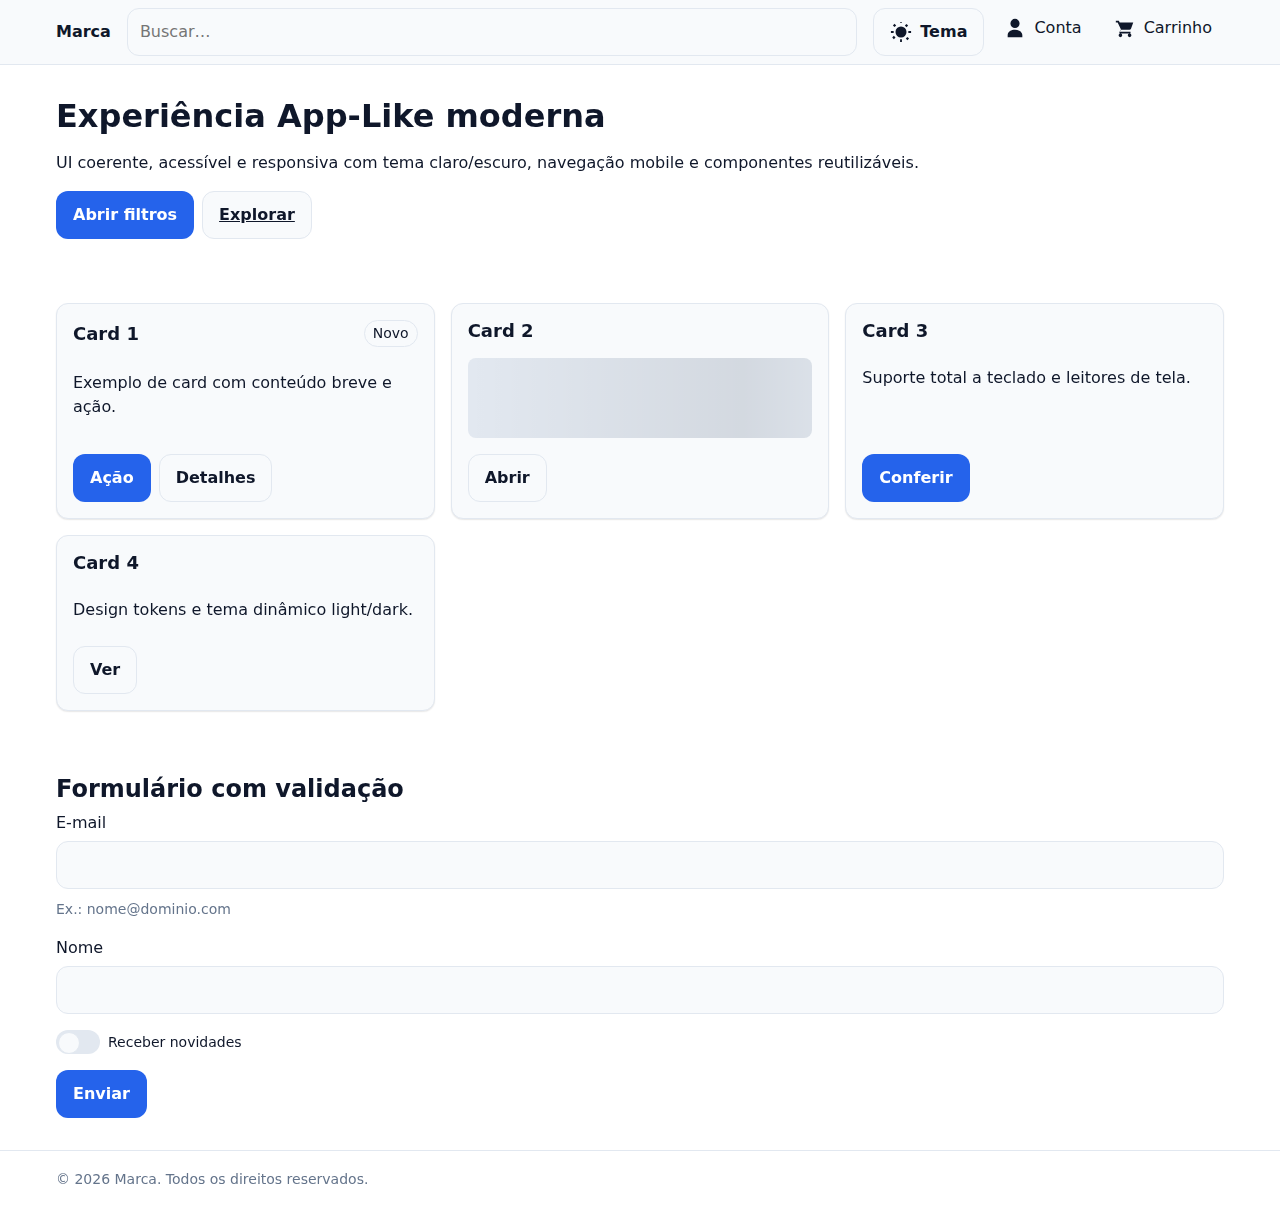
<file: app-like-v2/legacy.html>
<!doctype html>
<html lang="pt-BR" data-theme="light">
  <head>
    <meta charset="utf-8" />
    <meta name="viewport" content="width=device-width, initial-scale=1, viewport-fit=cover" />
    <meta name="color-scheme" content="light dark" />
    <title>App‑Like V2 Starter</title>
    <meta name="description" content="Starter web app-like com UI/UX moderno, acessível e responsivo" />
    <link rel="icon" href="data:image/svg+xml,%3Csvg xmlns='http://www.w3.org/2000/svg' viewBox='0 0 100 100'%3E%3Ccircle cx='50' cy='50' r='46' fill='%232563eb'/%3E%3Ctext x='50' y='60' font-size='48' text-anchor='middle' fill='white' font-family='Arial, sans-serif'%3EA%3C/text%3E%3C/svg%3E" />
    <link rel="preconnect" href="https://fonts.gstatic.com" crossorigin />
    <link rel="stylesheet" href="./styles.css" />
    <script defer src="./app.js"></script>
  </head>
  <body>
    <a class="skip-link" href="#conteudo">Pular para o conteúdo</a>

    <header class="app-header">
      <div class="container header-row">
        <a class="logo" href="/">Marca</a>
        <form role="search" class="search" aria-label="Buscar no site">
          <input class="input" placeholder="Buscar…" aria-label="Buscar" />
        </form>
        <nav aria-label="Utilitários" class="util-nav">
          <ul class="util">
            <li>
              <button class="btn btn--secondary" id="theme-toggle" aria-pressed="false" aria-label="Alternar tema">
                <svg class="icon" aria-hidden="true"><use href="#icon-sun" /></svg>
                <span class="hide-sm">Tema</span>
              </button>
            </li>
            <li><a class="link" href="/conta" aria-label="Conta"><svg class="icon" aria-hidden="true"><use href="#icon-user" /></svg><span class="hide-sm">Conta</span></a></li>
            <li><a class="link" href="/carrinho" aria-label="Carrinho"><svg class="icon" aria-hidden="true"><use href="#icon-cart" /></svg><span class="hide-sm">Carrinho</span></a></li>
          </ul>
        </nav>
      </div>
    </header>

    <main id="conteudo" role="main">
      <section class="section hero">
        <div class="container">
          <h1>Experiência App‑Like moderna</h1>
          <p>UI coerente, acessível e responsiva com tema claro/escuro, navegação mobile e componentes reutilizáveis.</p>
          <div class="actions">
            <button class="btn btn--primary" onclick="openSheet()">Abrir filtros</button>
            <a class="btn btn--secondary" href="#grid">Explorar</a>
          </div>
        </div>
      </section>

      <section class="section" id="grid" aria-label="Conteúdo em cartões">
        <div class="container">
          <div class="grid cols-2 cols-3-desktop">
            <article class="card">
              <header class="card-head">
                <h2 class="card-title">Card 1</h2>
                <span class="badge">Novo</span>
              </header>
              <p>Exemplo de card com conteúdo breve e ação.</p>
              <footer class="card-foot">
                <button class="btn btn--primary">Ação</button>
                <button class="btn btn--secondary">Detalhes</button>
              </footer>
            </article>
            <article class="card">
              <header class="card-head">
                <h2 class="card-title">Card 2</h2>
              </header>
              <div class="skeleton" style="height: 80px; margin: 8px 0; border-radius: 8px;"></div>
              <footer class="card-foot">
                <button class="btn btn--secondary">Abrir</button>
              </footer>
            </article>
            <article class="card">
              <header class="card-head">
                <h2 class="card-title">Card 3</h2>
              </header>
              <p>Suporte total a teclado e leitores de tela.</p>
              <footer class="card-foot">
                <button class="btn btn--primary">Conferir</button>
              </footer>
            </article>
            <article class="card">
              <header class="card-head">
                <h2 class="card-title">Card 4</h2>
              </header>
              <p>Design tokens e tema dinâmico light/dark.</p>
              <footer class="card-foot">
                <button class="btn btn--secondary">Ver</button>
              </footer>
            </article>
          </div>
        </div>
      </section>

      <section class="section" aria-label="Formulário de exemplo">
        <div class="container">
          <h2>Formulário com validação</h2>
          <form id="demo-form" novalidate>
            <div class="field">
              <label for="email">E-mail</label>
              <input id="email" class="input" type="email" required aria-describedby="email-help email-err" aria-invalid="false" />
              <div id="email-help" class="helper">Ex.: nome@dominio.com</div>
              <div id="email-err" class="error" role="alert" aria-live="polite" hidden>E-mail inválido</div>
            </div>
            <div class="field">
              <label for="nome">Nome</label>
              <input id="nome" class="input" type="text" required aria-invalid="false" />
            </div>
            <div class="field">
              <label class="switch">
                <input type="checkbox" id="news" />
                <span class="slider" aria-hidden="true"></span>
                <span class="switch-label">Receber novidades</span>
              </label>
            </div>
            <button class="btn btn--primary" type="submit">Enviar</button>
          </form>
        </div>
      </section>
    </main>

    <footer class="app-footer">
      <div class="container">
        <small>© <span id="year"></span> Marca. Todos os direitos reservados.</small>
      </div>
    </footer>

    <nav class="bottom-nav" aria-label="Navegação principal">
      <ul>
        <li><a href="#" class="is-active" aria-current="page"><svg aria-hidden="true" class="icon"><use href="#icon-home" /></svg><span>Início</span></a></li>
        <li><a href="#explorar"><svg aria-hidden="true" class="icon"><use href="#icon-search" /></svg><span>Explorar</span></a></li>
        <li><a href="#carrinho"><svg aria-hidden="true" class="icon"><use href="#icon-cart" /></svg><span>Carrinho</span></a></li>
        <li><a href="#perfil"><svg aria-hidden="true" class="icon"><use href="#icon-user" /></svg><span>Perfil</span></a></li>
      </ul>
    </nav>

    <dialog id="sheet" aria-label="Filtros" aria-modal="true">
      <header class="sheet-head">
        <strong>Filtros</strong>
        <button class="btn btn--secondary" onclick="closeSheet()" aria-label="Fechar">✕</button>
      </header>
      <div class="content">
        <div class="field">
          <label for="q">Busca</label>
          <input id="q" class="input" placeholder="Digite um termo" />
        </div>
        <div class="actions">
          <button class="btn btn--secondary" onclick="closeSheet()">Cancelar</button>
          <button class="btn btn--primary" onclick="closeSheet()">Aplicar</button>
        </div>
      </div>
    </dialog>

    <svg xmlns="http://www.w3.org/2000/svg" style="display:none">
      <symbol id="icon-home" viewBox="0 0 24 24"><path fill="currentColor" d="M12 3 3 10h2v10h6V14h2v6h6V10h2z"/></symbol>
      <symbol id="icon-search" viewBox="0 0 24 24"><path fill="currentColor" d="M15.5 14h-.79l-.28-.27A6.5 6.5 0 1 0 14 15.5l.27.28v.79l5 4.99L21.49 19zM6.5 11a4.5 4.5 0 1 1 9 0a4.5 4.5 0 0 1-9 0"/></symbol>
      <symbol id="icon-cart" viewBox="0 0 24 24"><path fill="currentColor" d="M7 18a2 2 0 1 0 0 4a2 2 0 0 0 0-4m10 0a2 2 0 1 0 0 4a2 2 0 0 0 0-4M7.17 14h9.58a2 2 0 0 0 1.89-1.37L21 6H6.21l-.94-2H2v2h2l3.6 7.59l-1.35 2.44A2 2 0 0 0 6 18h12v-2H6z"/></symbol>
      <symbol id="icon-user" viewBox="0 0 24 24"><path fill="currentColor" d="M12 12a5 5 0 1 0-5-5a5 5 0 0 0 5 5m0 2c-4 0-8 2-8 6v2h16v-2c0-4-4-6-8-6"/></symbol>
      <symbol id="icon-sun" viewBox="0 0 24 24"><path fill="currentColor" d="M6.76 4.84l-1.8-1.79L3.17 4.83l1.79 1.8zm10.45 14.32l1.79 1.79l1.79-1.79l-1.79-1.79zM1 13h3v-2H1zm19 0h3v-2h-3zM4.22 19.78l1.79-1.79l-1.8-1.8l-1.79 1.8zM18 6.76l1.79-1.8l-1.8-1.79L16.2 4.97zM12 18a6 6 0 1 1 0-12a6 6 0 0 1 0 12m-1-16h2V1h-2zm0 21h2v-3h-2z"/></symbol>
      <symbol id="icon-moon" viewBox="0 0 24 24"><path fill="currentColor" d="M12.74 2a10 10 0 1 0 9.26 13.42A8 8 0 0 1 12.74 2"/></symbol>
    </svg>
  </body>
</html>
</file>
<file: app-like-v2/v2.css>
/* V2 Layout distinct visual */
:root {
  --v2-bg: oklch(98% 0.015 260);
  --v2-surface: oklch(100% 0 0);
  --v2-surface-2: oklch(96% 0.02 240);
  --v2-text: oklch(22% 0.04 260);
  --v2-muted: oklch(45% 0.02 260);
  --v2-accent: var(--color-primary, #2563eb);
  --v2-radius: 16px;
  --ease-standard: cubic-bezier(.2,.8,.2,1);
}
:root[data-theme="dark"] {
  --v2-bg: oklch(16% 0.02 260);
  --v2-surface: oklch(22% 0.02 260);
  --v2-surface-2: oklch(28% 0.02 260);
  --v2-text: oklch(94% 0.02 260);
  --v2-muted: oklch(75% 0.02 260);
}

* { box-sizing: border-box; }
html, body { height: 100%; }
body { margin: 0; background: radial-gradient(1200px 600px at 0% -10%, color-mix(in oklab, var(--v2-accent), transparent 92%), transparent), var(--v2-bg); color: var(--v2-text); font-family: var(--font-sans, Inter, system-ui, sans-serif); }

/* Utilities */
.icon { width: 22px; height: 22px; }
.hide-sm { display: none; }
@media (min-width: 768px) { .hide-sm { display: inline; } }

/* App Shell */
.app-shell { display: grid; grid-template-rows: 56px 1fr 64px; grid-template-columns: 1fr; min-height: 100dvh; }
@media (min-width: 1024px) { .app-shell { grid-template-columns: 280px 1fr; grid-template-rows: 64px 1fr auto; } }

.app-topbar { grid-column: 1/-1; display: flex; align-items: center; gap: 12px; padding: 0 16px; backdrop-filter: blur(8px) saturate(140%); background: color-mix(in oklab, var(--v2-surface), transparent 10%); border-bottom: 1px solid color-mix(in oklab, var(--v2-text), transparent 90%); }
.app-brand { font-weight: 800; }
.app-top-actions { margin-left: auto; display: flex; gap: 8px; }

.app-sidebar { display: none; }
@media (min-width: 1024px) {
  .app-sidebar { display: flex; grid-row: 1 / span 2; grid-column: 1; flex-direction: column; gap: 12px; padding: 16px; border-right: 1px solid color-mix(in oklab, var(--v2-text), transparent 90%); background: linear-gradient(180deg, var(--v2-surface), var(--v2-surface-2)); }
}

.app-main { position: relative; overflow: hidden; background: linear-gradient(180deg, var(--v2-surface), var(--v2-bg)); }

/* Tabbar mobile */
.app-tabbar { display: grid; grid-template-columns: repeat(4, 1fr); gap: 4px; padding: 6px 12px calc(6px + env(safe-area-inset-bottom)); border-top: 1px solid color-mix(in oklab, var(--v2-text), transparent 90%); background: color-mix(in oklab, var(--v2-surface), transparent 10%); backdrop-filter: blur(8px) saturate(140%); }
@media (min-width: 1024px) { .app-tabbar { display: none; } }
.app-tabbar a { display: flex; flex-direction: column; align-items: center; gap: 2px; padding: 8px; border-radius: 12px; color: var(--v2-muted); text-decoration: none; font-size: 12px; }
.app-tabbar a[aria-current="page"] { color: var(--v2-accent); background: color-mix(in oklab, var(--v2-accent), transparent 90%); font-weight: 700; }

/* Nav list (sidebar) */
.nav-list { list-style: none; margin: 0; padding: 0; display: flex; flex-direction: column; gap: 8px; }
.nav-list a { display: flex; align-items: center; gap: 10px; padding: 10px 12px; border-radius: 12px; color: var(--v2-text); text-decoration: none; }
.nav-list a[aria-current="page"] { background: color-mix(in oklab, var(--v2-accent), transparent 90%); color: var(--v2-accent); font-weight: 700; }

/* Pages */
.viewstack { position: relative; height: 100%; }
.view { position: absolute; inset: 0; padding: 16px; overflow: auto; opacity: 0; transform: translateX(8%); transition: opacity 200ms var(--ease-standard), transform 200ms var(--ease-standard); }
.view[aria-hidden="true"] { pointer-events: none; }
.view.is-active { opacity: 1; transform: translateX(0); }

/* Section cards */
.block { display: grid; gap: 16px; background: var(--v2-surface); border: 1px solid color-mix(in oklab, var(--v2-text), transparent 90%); border-radius: var(--v2-radius); padding: 16px; box-shadow: var(--shadow-low, 0 1px 2px rgba(0,0,0,.06)); }
.block h2 { font-size: 20px; margin: 0; }
.block .content { display: grid; gap: 12px; }

/* Horizontal cards for variety */
.card-h { display: grid; grid-template-columns: 96px 1fr; gap: 12px; align-items: center; background: var(--v2-surface-2); border-radius: 14px; padding: 12px; }
.card-h .media { width: 96px; height: 64px; border-radius: 10px; background: color-mix(in oklab, var(--v2-accent), transparent 90%); }
.card-h .body { display: grid; gap: 4px; }

/* Typography */
h1 { font-size: 24px; margin: 0; }
h2, h3 { font-size: 18px; margin: 0; }
p, li { font-size: 16px; }
small { color: var(--v2-muted); }

/* Forms & Buttons */
.btn { display: inline-flex; align-items: center; justify-content: center; gap: 8px; min-height: 44px; padding: 0 14px; border-radius: 12px; border: 1px solid transparent; font-weight: 700; cursor: pointer; }
.btn--primary { background: var(--v2-accent); color: white; }
.btn--secondary { background: var(--v2-surface-2); color: var(--v2-text); border-color: color-mix(in oklab, var(--v2-text), transparent 85%); }
.input { width: 100%; min-height: 44px; padding: 0 12px; border-radius: 12px; border: 1px solid color-mix(in oklab, var(--v2-text), transparent 85%); background: var(--v2-surface); color: var(--v2-text); }
.field { display: grid; gap: 6px; margin-bottom: 16px; }
.helper { color: var(--v2-muted); font-size: 14px; }
.error { color: oklch(60% 0.1 25); font-size: 14px; }
.switch { display: inline-flex; align-items: center; gap: 8px; cursor: pointer; user-select: none; }
.switch input { position: absolute; opacity: 0; width: 0; height: 0; }
.switch .slider { position: relative; width: 44px; height: 24px; background: color-mix(in oklab, var(--v2-text), transparent 88%); border-radius: 999px; transition: background 150ms var(--ease-standard); }
.switch .slider::after { content: ""; position: absolute; top: 2px; left: 2px; width: 20px; height: 20px; background: var(--v2-surface); border: 1px solid color-mix(in oklab, var(--v2-text), transparent 85%); border-radius: 50%; transition: transform 150ms var(--ease-standard), background 150ms var(--ease-standard); }
.switch input:checked + .slider { background: var(--v2-accent); }
.switch input:checked + .slider::after { transform: translateX(20px); background: white; }

/* Skeleton */
.skeleton { background: linear-gradient(90deg, #0000, #0001 40%, #0000 60%) color-mix(in oklab, var(--v2-text), transparent 92%); background-size: 200% 100%; animation: shimmer 1.2s infinite; border-radius: 8px; }
@keyframes shimmer { 0% { background-position: 200% 0 } 100% { background-position: -200% 0 } }

/* Dialog / Bottom Sheet */
dialog::backdrop { background: rgba(0,0,0,.4); }
dialog { width: 100%; max-width: 600px; border: none; border-radius: 16px; background: var(--v2-surface); box-shadow: 0 8px 24px rgba(0,0,0,.12); transform: translateY(12%); opacity: 0; transition: transform 200ms var(--ease-standard), opacity 200ms var(--ease-standard); padding: 16px; }
dialog[open] { transform: translateY(0); opacity: 1; }
.sheet-head { display: flex; align-items: center; justify-content: space-between; margin-bottom: 12px; }
@media (max-width: 768px) { dialog { position: fixed; inset: auto 0 0 0; max-width: none; border-radius: 16px 16px 0 0; } }

/* Footer */
.app-footer { grid-column: 1/-1; padding: 12px 16px calc(12px + env(safe-area-inset-bottom)); border-top: 1px solid color-mix(in oklab, var(--v2-text), transparent 90%); background: color-mix(in oklab, var(--v2-surface), transparent 10%); }

/* A11y */
:focus-visible { outline: 3px solid color-mix(in oklab, var(--v2-accent), white 60%); outline-offset: 2px; }

/* Reduced Motion */
@media (prefers-reduced-motion: reduce) { .view { transition: none; } }
</file>
<file: app-like-v2/styles.css>
/* Design Tokens */
:root {
  --color-primary: #2563eb;
  --color-on-primary: #ffffff;
  --color-secondary: #7c3aed;
  --color-bg: #ffffff;
  --color-surface: #f8fafc;
  --color-text: #0f172a;
  --color-muted: #64748b;
  --color-success: #16a34a;
  --color-warning: #f59e0b;
  --color-danger: #dc2626;
  --color-border: #e2e8f0;

  --font-sans: Inter, ui-sans-serif, system-ui, -apple-system, "Segoe UI", Roboto, "Helvetica Neue", Arial, "Noto Sans", "Apple Color Emoji", "Segoe UI Emoji";
  --font-size-xs: 12px;
  --font-size-sm: 14px;
  --font-size-md: 16px;
  --font-size-lg: 18px;
  --font-size-xl: 20px;
  --line-tight: 1.2;
  --line-normal: 1.5;
  --line-relaxed: 1.7;

  --space-1: 4px;
  --space-2: 8px;
  --space-3: 12px;
  --space-4: 16px;
  --space-6: 24px;
  --space-8: 32px;
  --space-12: 48px;

  --radius-sm: 8px;
  --radius-md: 12px;
  --radius-lg: 16px;
  --shadow-low: 0 1px 2px rgba(0,0,0,.06), 0 1px 1px rgba(0,0,0,.04);
  --shadow-md: 0 2px 8px rgba(0,0,0,.08), 0 4px 16px rgba(0,0,0,.06);
  --shadow-high: 0 8px 24px rgba(0,0,0,.12);

  --ease-standard: cubic-bezier(.2,.8,.2,1);
  --motion-fast: 150ms;
  --motion-normal: 200ms;

  --container-max: 1200px;
  --z-nav: 1000;
  --z-modal: 1100;
  --z-toast: 1200;
}

:root[data-theme="dark"] {
  --color-primary: #60a5fa;
  --color-on-primary: #0b1220;
  --color-secondary: #a78bfa;
  --color-bg: #0b1220;
  --color-surface: #0f172a;
  --color-text: #e5e7eb;
  --color-muted: #94a3b8;
  --color-border: #1f2937;
}

/* Reset básico e base */
* { box-sizing: border-box; }
html { font-family: var(--font-sans); font-size: 16px; }
body { margin: 0; color: var(--color-text); background: var(--color-bg); line-height: var(--line-normal); }
img, svg { display: block; max-width: 100%; height: auto; }
button, input, select, textarea { font: inherit; }
:focus-visible { outline: 3px solid color-mix(in oklab, var(--color-primary), white 60%); outline-offset: 2px; }

/* Utilitários */
.container { margin: 0 auto; max-width: var(--container-max); padding: 0 var(--space-4); }
.section { padding: var(--space-8) 0; }
.grid { display: grid; gap: var(--space-4); grid-template-columns: 1fr; }
.cols-2 { grid-template-columns: repeat(1, minmax(0, 1fr)); }
@media (min-width: 768px) { .cols-2 { grid-template-columns: repeat(2, minmax(0, 1fr)); } }
@media (min-width: 1200px) { .cols-3-desktop { grid-template-columns: repeat(3, minmax(0, 1fr)); } }
.hide-sm { display: none; }
@media (min-width: 768px) { .hide-sm { display: inline; } }
.icon { width: 22px; height: 22px; }
.skip-link { position: absolute; left: -9999px; top: auto; width: 1px; height: 1px; overflow: hidden; }
.skip-link:focus { position: static; width: auto; height: auto; padding: var(--space-2); background: var(--color-surface); border:1px solid var(--color-border); }

/* Tipografia */
h1 { font-size: 32px; line-height: var(--line-tight); margin: 0 0 var(--space-2); }
h2 { font-size: 24px; line-height: var(--line-tight); margin: 0 0 var(--space-2); }
p, li { font-size: var(--font-size-md); }
small { font-size: var(--font-size-sm); color: var(--color-muted); }

/* Header */
.app-header { position: sticky; top: 0; z-index: var(--z-nav); background: color-mix(in oklab, var(--color-surface), transparent 0%); border-bottom: 1px solid var(--color-border); backdrop-filter: saturate(180%) blur(6px); }
.header-row { display: flex; gap: var(--space-4); align-items: center; height: 64px; }
.logo { font-weight: 800; color: var(--color-text); text-decoration: none; }
.util { display: flex; gap: var(--space-2); list-style: none; margin: 0; padding: 0; }
.util .link { display: inline-flex; align-items: center; gap: var(--space-2); text-decoration: none; color: var(--color-text); padding: var(--space-2) var(--space-3); border-radius: var(--radius-md); }
.util .link:hover { background: color-mix(in oklab, var(--color-primary), transparent 90%); }
.search { flex: 1; }

/* Hero */
.hero .actions { display: flex; gap: var(--space-2); margin-top: var(--space-2); }

/* Cards */
.card { background: var(--color-surface); border: 1px solid var(--color-border); border-radius: var(--radius-md); box-shadow: var(--shadow-low); padding: var(--space-4); display: flex; flex-direction: column; gap: var(--space-2); }
.card-head { display: flex; align-items: center; justify-content: space-between; }
.card-title { margin: 0; font-size: var(--font-size-lg); }
.card-foot { margin-top: auto; display: flex; gap: var(--space-2); }

/* Componentes */
.btn { display: inline-flex; align-items: center; justify-content: center; gap: var(--space-2); min-height: 48px; padding: 0 var(--space-4); border-radius: var(--radius-md); border: 1px solid transparent; font-weight: 600; transition: background var(--motion-fast) var(--ease-standard), transform var(--motion-fast) var(--ease-standard), box-shadow var(--motion-fast) var(--ease-standard); cursor: pointer; }
.btn:disabled { opacity: .5; cursor: not-allowed; }
.btn--primary { background: var(--color-primary); color: var(--color-on-primary); }
.btn--primary:hover { filter: brightness(1.05); box-shadow: var(--shadow-md); }
.btn--primary:active { transform: translateY(1px); }
.btn--secondary { background: var(--color-surface); color: var(--color-text); border-color: var(--color-border); }

.badge { display: inline-block; padding: 2px 8px; border-radius: 999px; font-size: var(--font-size-sm); background: var(--color-surface); border: 1px solid var(--color-border); }

.input { width: 100%; min-height: 48px; padding: 0 var(--space-3); border-radius: var(--radius-md); border: 1px solid var(--color-border); background: var(--color-surface); color: var(--color-text); transition: border-color var(--motion-fast) var(--ease-standard), box-shadow var(--motion-fast) var(--ease-standard); }
.input:focus { border-color: var(--color-primary); box-shadow: 0 0 0 4px color-mix(in oklab, var(--color-primary), transparent 75%); outline: none; }
.input[aria-invalid="true"] { border-color: var(--color-danger); }
.helper { color: var(--color-muted); font-size: var(--font-size-sm); margin-top: 4px; }
.error { color: var(--color-danger); font-size: var(--font-size-sm); margin-top: 4px; }

.field { display: grid; gap: 6px; margin-bottom: var(--space-4); }

/* Switch */
.switch { display: inline-flex; align-items: center; gap: var(--space-2); cursor: pointer; user-select: none; }
.switch input { position: absolute; opacity: 0; width: 0; height: 0; }
.switch .slider { position: relative; width: 44px; height: 24px; background: var(--color-border); border-radius: 999px; transition: background var(--motion-fast) var(--ease-standard); }
.switch .slider::after { content: ""; position: absolute; top: 2px; left: 2px; width: 20px; height: 20px; background: var(--color-surface); border: 1px solid var(--color-border); border-radius: 50%; transition: transform var(--motion-fast) var(--ease-standard), background var(--motion-fast) var(--ease-standard); }
.switch input:checked + .slider { background: var(--color-primary); }
.switch input:checked + .slider::after { transform: translateX(20px); background: var(--color-on-primary); }
.switch .switch-label { font-size: var(--font-size-sm); }

/* Bottom Navigation */
.bottom-nav { position: fixed; bottom: 0; left: 0; right: 0; z-index: var(--z-nav); background: var(--color-surface); border-top: 1px solid var(--color-border); box-shadow: var(--shadow-low); padding-bottom: env(safe-area-inset-bottom); }
.bottom-nav ul { display: grid; grid-template-columns: repeat(4, 1fr); margin: 0; padding: var(--space-2) var(--space-4); list-style: none; }
.bottom-nav a { display: flex; flex-direction: column; align-items: center; gap: 2px; padding: var(--space-2); color: var(--color-muted); text-decoration: none; font-size: var(--font-size-xs); border-radius: var(--radius-sm); }
.bottom-nav a.is-active, .bottom-nav a[aria-current="page"] { color: var(--color-primary); font-weight: 600; background: color-mix(in oklab, var(--color-primary), transparent 92%); }
.bottom-nav .icon { width: 22px; height: 22px; }
@media (min-width: 1024px) { .bottom-nav { display: none; } }

/* Footer */
.app-footer { border-top: 1px solid var(--color-border); padding: var(--space-4) 0 var(--space-8); margin-bottom: 64px; }
@media (min-width: 1024px) { .app-footer { margin-bottom: 0; } }

/* Dialog / Bottom Sheet */
dialog::backdrop { background: rgba(0,0,0,.4); }
dialog { width: 100%; max-width: 600px; border: none; border-radius: var(--radius-lg); background: var(--color-surface); box-shadow: var(--shadow-high); transform: translateY(12%); opacity: 0; transition: transform var(--motion-normal) var(--ease-standard), opacity var(--motion-normal) var(--ease-standard); padding: var(--space-4); }
dialog[open] { transform: translateY(0); opacity: 1; }
.sheet-head { display: flex; align-items: center; justify-content: space-between; margin-bottom: var(--space-4); }
@media (max-width: 768px) { dialog { position: fixed; inset: auto 0 0 0; max-width: none; border-radius: var(--radius-lg) var(--radius-lg) 0 0; } }

/* States & Feedback */
.skeleton { background: linear-gradient(90deg, #0000, #0001 40%, #0000 60%) var(--color-border); background-size: 200% 100%; animation: shimmer 1.2s infinite; border-radius: var(--radius-sm); }
@keyframes shimmer { 0% { background-position: 200% 0 } 100% { background-position: -200% 0 } }

.state--success { color: var(--color-success); }
.state--warning { color: var(--color-warning); }
.state--error { color: var(--color-danger); }
.elev-0 { box-shadow: none; }
.elev-1 { box-shadow: var(--shadow-low); }
.elev-2 { box-shadow: var(--shadow-md); }

/* Motion preferences */
@media (prefers-reduced-motion: reduce) {
  * { animation-duration: 0.01ms !important; animation-iteration-count: 1 !important; transition: none !important; scroll-behavior: auto !important; }
}
</file>
<file: styles.css>
/* ===== CSS ESTRATÉGICO - PSICOLOGIA VISUAL APLICADA ===== */

/* RESET E BASE */
* {
    margin: 0;
    padding: 0;
    box-sizing: border-box;
}

html {
    scroll-behavior: smooth;
    font-size: 16px;
}

body {
    font-family: 'Inter', 'Poppins', -apple-system, BlinkMacSystemFont, sans-serif;
    line-height: 1.6;
    color: #1a1a1a;
    background: #ffffff;
    overflow-x: hidden;
    -webkit-font-smoothing: antialiased;
    -moz-osx-font-smoothing: grayscale;
}

/* VARIÁVEIS CSS - PSICOLOGIA DA COR */
:root {
    /* Cores primárias - Confiança e autoridade */
    --primary: #2563eb;
    --primary-dark: #1d4ed8;
    --primary-light: #3b82f6;
    
    /* Cores secundárias - Energia e urgência */
    --secondary: #f59e0b;
    --secondary-dark: #d97706;
    --secondary-light: #fbbf24;
    
    /* Cores de sucesso - Confiança e crescimento */
    --success: #10b981;
    --success-dark: #059669;
    --success-light: #34d399;
    
    /* Cores de erro - Atenção e dor */
    --error: #ef4444;
    --error-dark: #dc2626;
    --error-light: #f87171;
    
    /* Cores neutras - Profissionalismo */
    --gray-50: #f9fafb;
    --gray-100: #f3f4f6;
    --gray-200: #e5e7eb;
    --gray-300: #d1d5db;
    --gray-400: #9ca3af;
    --gray-500: #6b7280;
    --gray-600: #4b5563;
    --gray-700: #374151;
    --gray-800: #1f2937;
    --gray-900: #111827;
    
    /* Sombras estratégicas */
    --shadow-sm: 0 1px 2px 0 rgba(0, 0, 0, 0.05);
    --shadow-md: 0 4px 6px -1px rgba(0, 0, 0, 0.1);
    --shadow-lg: 0 10px 15px -3px rgba(0, 0, 0, 0.1);
    --shadow-xl: 0 20px 25px -5px rgba(0, 0, 0, 0.1);
    
    /* Transições suaves */
    --transition: all 0.3s cubic-bezier(0.4, 0, 0.2, 1);
    --transition-fast: all 0.15s cubic-bezier(0.4, 0, 0.2, 1);
}

/* CONTAINER RESPONSIVO - OTIMIZADO */
.container {
    width: 100%;
    max-width: 1200px;
    margin: 0 auto;
    padding: 0 1rem;
    overflow-x: hidden; /* Previne scroll horizontal */
}

@media (min-width: 640px) {
    .container {
        padding: 0 2rem;
    }
}

@media (min-width: 1024px) {
    .container {
        padding: 0 4rem;
    }
}

/* HEADER ESTRATÉGICO - RESPONSIVIDADE MELHORADA */
.header {
    position: fixed;
    top: 0;
    left: 0;
    right: 0;
    background: rgba(255, 255, 255, 0.95);
    backdrop-filter: blur(10px);
    border-bottom: 1px solid var(--gray-200);
    z-index: 1000;
    transition: var(--transition);
    width: 100%;
}

.header.scrolled {
    background: rgba(255, 255, 255, 0.98);
    box-shadow: var(--shadow-lg);
}

.nav {
    padding: 1rem 0;
}

.nav-container {
    display: flex;
    justify-content: space-between;
    align-items: center;
    max-width: 1200px;
    margin: 0 auto;
    padding: 0 1rem;
    position: relative;
}

@media (min-width: 640px) {
    .nav-container {
        padding: 0 2rem;
    }
}

.nav-brand {
    display: flex;
    align-items: center;
    gap: 0.5rem;
    font-size: 1.5rem;
    font-weight: 800;
    color: var(--primary);
    text-decoration: none;
    transition: var(--transition);
    z-index: 1001;
}

.nav-brand:hover {
    color: var(--primary-dark);
    transform: scale(1.05);
}

.nav-brand i {
    font-size: 1.25rem;
    color: var(--secondary);
}

.nav-menu {
    display: flex;
    gap: 2rem;
    list-style: none;
    align-items: center;
}

@media (min-width: 769px) {
    .nav-toggle {
        display: none !important;
    }
}

.nav-link {
    color: var(--gray-700);
    text-decoration: none;
    font-weight: 500;
    transition: var(--transition);
    position: relative;
    white-space: nowrap;
}

.nav-link:hover {
    color: var(--primary);
}

.nav-link::after {
    content: '';
    position: absolute;
    bottom: -4px;
    left: 0;
    width: 0;
    height: 2px;
    background: var(--primary);
    transition: var(--transition);
}

.nav-link:hover::after {
    width: 100%;
}

.nav-toggle {
    display: none;
    flex-direction: column;
    gap: 4px;
    cursor: pointer;
    padding: 0.5rem;
    z-index: 1001;
    background: none;
    border: none;
    position: relative;
}

.nav-toggle span {
    width: 25px;
    height: 3px;
    background: var(--gray-700);
    transition: all 0.3s ease;
    border-radius: 2px;
    display: block;
}

/* HERO SECTION - DOR IMEDIATA - RESPONSIVIDADE OTIMIZADA */
.hero {
    background: linear-gradient(135deg, var(--primary) 0%, var(--success) 100%);
    color: white;
    padding: 8rem 0 6rem;
    position: relative;
    overflow: hidden;
    width: 100%;
    min-height: 100vh;
    display: flex;
    align-items: center;
}

.hero::before {
    content: '';
    position: absolute;
    top: 0;
    left: 0;
    right: 0;
    bottom: 0;
    background: url('data:image/svg+xml,<svg xmlns="http://www.w3.org/2000/svg" viewBox="0 0 100 100"><defs><pattern id="grain" width="100" height="100" patternUnits="userSpaceOnUse"><circle cx="50" cy="50" r="1" fill="rgba(255,255,255,0.1)"/></pattern></defs><rect width="100" height="100" fill="url(%23grain)"/></svg>');
    opacity: 0.1;
}

.hero-container {
    display: grid;
    grid-template-columns: 1fr;
    gap: 3rem;
    align-items: center;
    position: relative;
    z-index: 2;
    width: 100%;
    max-width: 1200px;
    margin: 0 auto;
    padding: 0 1rem;
}

@media (min-width: 640px) {
    .hero-container {
        padding: 0 2rem;
    }
}

@media (min-width: 1024px) {
    .hero-container {
        grid-template-columns: 1fr 1fr;
        gap: 4rem;
        padding: 0 4rem;
    }
}

.hero-badge {
    display: inline-flex;
    align-items: center;
    gap: 0.5rem;
    background: rgba(255, 255, 255, 0.2);
    color: white;
    padding: 0.5rem 1rem;
    border-radius: 50px;
    font-size: 0.875rem;
    font-weight: 600;
    margin-bottom: 2rem;
    backdrop-filter: blur(10px);
    width: fit-content;
}

.hero-title {
    font-size: 2.5rem;
    font-weight: 900;
    line-height: 1.2;
    margin-bottom: 1.5rem;
    word-wrap: break-word;
}

.highlight {
    color: var(--secondary-light);
    text-shadow: 0 2px 4px rgba(0, 0, 0, 0.3);
}

.hero-subtitle {
    font-size: 1.25rem;
    opacity: 0.9;
    margin-bottom: 2.5rem;
    line-height: 1.6;
}

.hero-cta {
    display: flex;
    flex-direction: column;
    gap: 1rem;
    margin-bottom: 3rem;
    width: 100%;
}

@media (min-width: 640px) {
    .hero-cta {
        flex-direction: row;
        align-items: center;
        flex-wrap: wrap;
    }
}

.hero-stats {
    display: grid;
    grid-template-columns: repeat(3, 1fr);
    gap: 2rem;
    margin-top: 3rem;
    width: 100%;
}

.stat {
    text-align: center;
}

.stat-number {
    display: block;
    font-size: 2rem;
    font-weight: 900;
    color: var(--secondary-light);
    margin-bottom: 0.5rem;
}

.stat-label {
    font-size: 0.875rem;
    opacity: 0.8;
    font-weight: 500;
}

.hero-visual {
    display: flex;
    justify-content: center;
    align-items: center;
    width: 100%;
}

.hero-image {
    width: 200px;
    height: 200px;
    background: rgba(255, 255, 255, 0.1);
    border-radius: 50%;
    display: flex;
    align-items: center;
    justify-content: center;
    font-size: 4rem;
    color: var(--secondary-light);
    backdrop-filter: blur(10px);
    animation: float 6s ease-in-out infinite;
}

@keyframes float {
    0%, 100% { transform: translateY(0px); }
    50% { transform: translateY(-20px); }
}

/* BOTÕES ESTRATÉGICOS - RESPONSIVIDADE MELHORADA */
.btn-primary, .btn-secondary, .btn-plano {
    display: inline-flex;
    align-items: center;
    justify-content: center;
    gap: 0.5rem;
    padding: 1rem 2rem;
    border-radius: 12px;
    font-weight: 600;
    text-decoration: none;
    border: none;
    cursor: pointer;
    font-size: 1rem;
    transition: var(--transition);
    position: relative;
    overflow: hidden;
    white-space: nowrap;
    min-width: fit-content;
    text-align: center;
    user-select: none;
    -webkit-tap-highlight-color: transparent;
    touch-action: manipulation;
}

.btn-primary {
    background: var(--secondary);
    color: white;
    box-shadow: var(--shadow-lg);
}

.btn-primary:hover {
    background: var(--secondary-dark);
    transform: translateY(-2px);
    box-shadow: var(--shadow-xl);
}

.btn-primary:active {
    transform: translateY(0);
    box-shadow: var(--shadow-md);
}

.btn-primary:focus-visible {
    outline: 3px solid var(--secondary);
    outline-offset: 2px;
}

.btn-primary.pulse {
    animation: pulse 2s infinite;
}

@keyframes pulse {
    0% { box-shadow: 0 0 0 0 rgba(245, 158, 11, 0.7); }
    70% { box-shadow: 0 0 0 10px rgba(245, 158, 11, 0); }
    100% { box-shadow: 0 0 0 0 rgba(245, 158, 11, 0); }
}

.btn-secondary {
    background: transparent;
    color: white;
    border: 2px solid rgba(255, 255, 255, 0.3);
}

.btn-secondary:hover {
    background: rgba(255, 255, 255, 0.1);
    border-color: white;
    transform: translateY(-2px);
}

.btn-secondary:active {
    transform: translateY(0);
}

.btn-secondary:focus-visible {
    outline: 3px solid rgba(255, 255, 255, 0.5);
    outline-offset: 2px;
}

/* --- PADRONIZAÇÃO FINAL DOS BOTÕES DE PLANOS --- */
/* --- AJUSTE CRÍTICO: impedir botão central de vazar do card destacado --- */
.plano-card .btn-plano,
.plano-card .btn-plano.featured {
  width: 100%;
  max-width: 100%;
  box-sizing: border-box;
  margin-left: 0;
  margin-right: 0;
  min-width: 0;
}

/* Corrigir botão do card destacado para não vazar com scale */
.plano-card.featured .btn-plano.featured {
  width: calc(100% - 4px); /* compensa a borda extra do card destacado */
  max-width: 100%;
  left: 0;
  right: 0;
  margin-left: auto;
  margin-right: auto;
  box-sizing: border-box;
  position: relative;
}

/* Garantir que todos os botões tenham a mesma altura e padding */
.btn-plano,
.btn-plano.featured {
  min-height: 56px;
  padding: 1.25rem 1.5rem;
  font-size: 1.125rem;
  font-weight: 700;
  border-radius: 12px;
  box-shadow: var(--shadow-lg);
  display: flex;
  align-items: center;
  justify-content: center;
  gap: 0.5rem;
  margin-top: auto;
  margin-bottom: 0;
  border: none;
  outline: none;
  transition: var(--transition);
  position: relative;
}

.btn-plano i,
.btn-plano.featured i {
  font-size: 1.25rem;
  margin-right: 0.5rem;
  display: inline-block;
  vertical-align: middle;
}

.btn-plano {
  background: var(--success);
  color: #fff;
}

.btn-plano:hover {
  background: var(--success-dark);
  color: #fff;
  box-shadow: var(--shadow-xl);
  transform: translateY(-2px) scale(1.03);
}

.btn-plano:active {
  background: var(--success-dark);
  color: #fff;
  box-shadow: var(--shadow-md);
  transform: scale(0.98);
}

.btn-plano:focus-visible {
  outline: 3px solid var(--success);
  outline-offset: 2px;
}

.btn-plano.featured {
  background: var(--secondary);
  color: #fff;
  border: 2px solid var(--secondary-dark);
  box-shadow: var(--shadow-lg);
}

.btn-plano.featured:hover {
  background: var(--secondary-dark);
  color: #fff;
  box-shadow: var(--shadow-xl);
  transform: translateY(-2px) scale(1.03);
}

.btn-plano.featured:active {
  background: var(--secondary-dark);
  color: #fff;
  box-shadow: var(--shadow-md);
  transform: scale(0.98);
}

.btn-plano.featured:focus-visible {
  outline: 3px solid var(--secondary);
  outline-offset: 2px;
}

.btn-plano.featured i {
  color: #fff;
  text-shadow: 0 2px 8px rgba(245, 158, 11, 0.18);
}

/* Garantir alinhamento dos botões no final dos cards e mesma distância do fundo */
.plano-card {
  display: flex;
  flex-direction: column;
  justify-content: flex-start;
}
.plano-card .btn-plano,
.plano-card .btn-plano.featured {
  margin-top: auto;
  margin-bottom: 0;
}

/* Responsividade: garantir botões iguais em mobile/tablet */
@media (max-width: 1024px) {
  .btn-plano,
  .btn-plano.featured {
    width: 100%;
    max-width: 100%;
    min-height: 56px;
    font-size: 1.125rem;
    padding: 1.25rem 1.5rem;
  }
  .btn-plano i,
  .btn-plano.featured i {
    font-size: 1.25rem;
  }
}

/* SEÇÕES ESTRATÉGICAS - RESPONSIVIDADE OTIMIZADA */
section {
    padding: 6rem 0;
    width: 100%;
    overflow: hidden;
}

.section-header {
    text-align: center;
    margin-bottom: 4rem;
    width: 100%;
}

.section-header h2 {
    font-size: 2.5rem;
    font-weight: 800;
    color: var(--gray-900);
    margin-bottom: 1rem;
    line-height: 1.2;
    word-wrap: break-word;
}

.section-header p {
    font-size: 1.125rem;
    color: var(--gray-600);
    max-width: 600px;
    margin: 0 auto;
    line-height: 1.6;
}

/* DOR SECTION - RESPONSIVIDADE MELHORADA */
.dor {
    background: var(--gray-50);
    width: 100%;
}

.dor-grid {
    display: grid;
    grid-template-columns: 1fr;
    gap: 2rem;
    margin-bottom: 3rem;
    width: 100%;
}

@media (min-width: 768px) {
    .dor-grid {
        grid-template-columns: repeat(2, 1fr);
    }
}

@media (min-width: 1024px) {
    .dor-grid {
        grid-template-columns: repeat(4, 1fr);
    }
}

.dor-card {
    background: white;
    padding: 2rem;
    border-radius: 16px;
    box-shadow: var(--shadow-md);
    text-align: center;
    transition: var(--transition);
    border: 1px solid var(--gray-200);
    width: 100%;
    height: 100%;
    display: flex;
    flex-direction: column;
    justify-content: space-between;
}

.dor-card:hover {
    transform: translateY(-8px);
    box-shadow: var(--shadow-xl);
}

.dor-icon {
    width: 80px;
    height: 80px;
    background: linear-gradient(135deg, var(--error), var(--secondary));
    border-radius: 50%;
    display: flex;
    align-items: center;
    justify-content: center;
    margin: 0 auto 1.5rem;
    font-size: 2rem;
    color: white;
    flex-shrink: 0;
}

.dor-card h3 {
    font-size: 1.5rem;
    font-weight: 700;
    color: var(--gray-900);
    margin-bottom: 1rem;
    line-height: 1.3;
}

.dor-card p {
    color: var(--gray-600);
    line-height: 1.6;
    flex-grow: 1;
}

.dor-cta {
    text-align: center;
    margin-top: 3rem;
    width: 100%;
}

.dor-cta p {
    font-size: 1.25rem;
    color: var(--gray-700);
    margin-bottom: 2rem;
    line-height: 1.6;
}

/* CAUSA SECTION - RESPONSIVIDADE MELHORADA */
.causa-content {
    display: grid;
    grid-template-columns: 1fr;
    gap: 3rem;
    align-items: center;
    width: 100%;
}

@media (min-width: 1024px) {
    .causa-content {
        grid-template-columns: 1fr 1fr;
    }
}

.causa-text h3 {
    font-size: 2rem;
    font-weight: 700;
    color: var(--gray-900);
    margin-bottom: 1.5rem;
    line-height: 1.3;
}

.causa-text > p {
    font-size: 1.125rem;
    color: var(--gray-700);
    margin-bottom: 2rem;
    line-height: 1.6;
}

.causa-list {
    margin-bottom: 2rem;
}

.causa-item {
    display: flex;
    align-items: flex-start;
    gap: 1rem;
    margin-bottom: 2rem;
    padding: 1.5rem;
    background: var(--gray-50);
    border-radius: 12px;
    border-left: 4px solid var(--error);
    width: 100%;
}

.causa-item i {
    color: var(--error);
    font-size: 1.5rem;
    margin-top: 0.25rem;
    flex-shrink: 0;
}

.causa-item h4 {
    font-size: 1.125rem;
    font-weight: 600;
    color: var(--gray-900);
    margin-bottom: 0.5rem;
    line-height: 1.3;
}

.causa-item p {
    color: var(--gray-700);
    line-height: 1.6;
}

.causa-conclusao {
    background: linear-gradient(135deg, var(--primary), var(--success));
    color: white;
    padding: 2rem;
    border-radius: 12px;
    text-align: center;
    width: 100%;
}

.causa-conclusao h4 {
    font-size: 1.25rem;
    font-weight: 700;
    margin-bottom: 1rem;
    line-height: 1.3;
}

.causa-conclusao p {
    font-size: 1.125rem;
    opacity: 0.9;
    line-height: 1.6;
}

.causa-visual {
    display: flex;
    justify-content: center;
    align-items: center;
    width: 100%;
}

.causa-image {
    width: 300px;
    height: 300px;
    background: linear-gradient(135deg, var(--primary), var(--success));
    border-radius: 20px;
    display: flex;
    align-items: center;
    justify-content: center;
    font-size: 6rem;
    color: white;
    box-shadow: var(--shadow-xl);
    animation: float 6s ease-in-out infinite;
}

@media (max-width: 768px) {
    .causa-image {
        width: 250px;
        height: 250px;
        font-size: 4rem;
    }
}

/* SOLUÇÃO SECTION - RESPONSIVIDADE MELHORADA */
.solucao-content {
    display: grid;
    grid-template-columns: 1fr;
    gap: 3rem;
    align-items: center;
    width: 100%;
}

@media (min-width: 1024px) {
    .solucao-content {
        grid-template-columns: 1fr 1fr;
    }
}

.solucao-text h3 {
    font-size: 2rem;
    font-weight: 700;
    color: var(--gray-900);
    margin-bottom: 2rem;
    line-height: 1.3;
}

.solucao-diferenciais {
    display: grid;
    grid-template-columns: 1fr;
    gap: 1.5rem;
    width: 100%;
}

@media (min-width: 768px) {
    .solucao-diferenciais {
        grid-template-columns: repeat(2, 1fr);
    }
}

.diferencial {
    display: flex;
    align-items: flex-start;
    gap: 1rem;
    padding: 1.5rem;
    background: var(--gray-50);
    border-radius: 12px;
    transition: var(--transition);
    width: 100%;
}

.diferencial:hover {
    background: white;
    box-shadow: var(--shadow-md);
    transform: translateY(-2px);
}

.diferencial i {
    color: var(--success);
    font-size: 1.5rem;
    margin-top: 0.25rem;
    flex-shrink: 0;
}

.diferencial h4 {
    font-size: 1.125rem;
    font-weight: 600;
    color: var(--gray-900);
    margin-bottom: 0.5rem;
    line-height: 1.3;
}

.diferencial p {
    color: var(--gray-700);
    line-height: 1.6;
    font-size: 0.875rem;
}

.solucao-visual {
    display: flex;
    justify-content: center;
    align-items: center;
    width: 100%;
}

.solucao-image {
    width: 300px;
    height: 300px;
    background: linear-gradient(135deg, var(--primary), var(--success));
    border-radius: 20px;
    display: flex;
    align-items: center;
    justify-content: center;
    font-size: 6rem;
    color: white;
    box-shadow: var(--shadow-xl);
    animation: float 6s ease-in-out infinite;
}

@media (max-width: 768px) {
    .solucao-image {
        width: 250px;
        height: 250px;
        font-size: 4rem;
    }
}

/* PROVA SECTION - RESPONSIVIDADE MELHORADA */
.prova {
    background: var(--gray-50);
    width: 100%;
}

.prova-grid {
    display: grid;
    grid-template-columns: 1fr;
    gap: 2rem;
    margin-bottom: 3rem;
    width: 100%;
}

@media (min-width: 768px) {
    .prova-grid {
        grid-template-columns: repeat(3, 1fr);
    }
}

.prova-card {
    background: white;
    padding: 2rem;
    border-radius: 16px;
    box-shadow: var(--shadow-md);
    transition: var(--transition);
    border: 1px solid var(--gray-200);
    width: 100%;
    height: 100%;
    display: flex;
    flex-direction: column;
}

.prova-card:hover {
    transform: translateY(-8px);
    box-shadow: var(--shadow-xl);
}

.prova-header {
    display: flex;
    align-items: center;
    gap: 1rem;
    margin-bottom: 1.5rem;
}

.prova-avatar {
    width: 60px;
    height: 60px;
    background: linear-gradient(135deg, var(--primary), var(--success));
    border-radius: 50%;
    display: flex;
    align-items: center;
    justify-content: center;
    font-size: 1.5rem;
    color: white;
    flex-shrink: 0;
}

.prova-info h4 {
    font-size: 1.125rem;
    font-weight: 600;
    color: var(--gray-900);
    margin-bottom: 0.25rem;
    line-height: 1.3;
}

.prova-info span {
    font-size: 0.875rem;
    color: var(--gray-500);
}

.prova-card p {
    color: var(--gray-700);
    line-height: 1.6;
    margin-bottom: 1.5rem;
    font-style: italic;
    flex-grow: 1;
}

.prova-metrica {
    display: flex;
    justify-content: space-between;
    align-items: center;
    padding: 1rem;
    background: var(--gray-50);
    border-radius: 8px;
    margin-top: auto;
}

.metrica-label {
    font-size: 0.875rem;
    color: var(--gray-600);
}

.metrica-valor {
    font-size: 1.25rem;
    font-weight: 700;
    color: var(--success);
}

.prova-garantias {
    display: grid;
    grid-template-columns: 1fr;
    gap: 2rem;
    width: 100%;
}

@media (min-width: 768px) {
    .prova-garantias {
        grid-template-columns: repeat(3, 1fr);
    }
}

.garantia-card {
    text-align: center;
    padding: 2rem;
    background: white;
    border-radius: 12px;
    box-shadow: var(--shadow-md);
    transition: var(--transition);
    width: 100%;
    height: 100%;
    display: flex;
    flex-direction: column;
    justify-content: center;
}

.garantia-card:hover {
    transform: translateY(-4px);
    box-shadow: var(--shadow-lg);
}

.garantia-card i {
    font-size: 2.5rem;
    color: var(--success);
    margin-bottom: 1rem;
}

.garantia-card h4 {
    font-size: 1.125rem;
    font-weight: 600;
    color: var(--gray-900);
    margin-bottom: 0.5rem;
    line-height: 1.3;
}

.garantia-card p {
    color: var(--gray-600);
    font-size: 0.875rem;
    line-height: 1.6;
}

/* PLANOS SECTION - RESPONSIVIDADE MELHORADA */
.planos-grid {
    display: grid;
    grid-template-columns: 1fr;
    gap: 2rem;
    margin-bottom: 3rem;
    width: 100%;
}

@media (min-width: 768px) {
    .planos-grid {
        grid-template-columns: repeat(3, 1fr);
    }
}

.plano-card {
    background: white;
    border-radius: 20px;
    padding: 2rem;
    box-shadow: var(--shadow-md);
    transition: var(--transition);
    border: 2px solid var(--gray-200);
    position: relative;
    overflow: hidden;
    width: 100%;
    height: 100%;
    display: flex;
    flex-direction: column;
}

.plano-card:hover {
    transform: translateY(-8px);
    box-shadow: var(--shadow-xl);
}

.plano-card.featured {
    border-color: var(--secondary);
    transform: scale(1.05);
}

.plano-card.featured:hover {
    transform: scale(1.05) translateY(-8px);
}

.plano-badge {
    position: absolute;
    top: 1rem;
    right: 1rem;
    background: var(--secondary);
    color: white;
    padding: 0.25rem 0.75rem;
    border-radius: 20px;
    font-size: 0.75rem;
    font-weight: 600;
}

.plano-header {
    text-align: center;
    margin-bottom: 2rem;
}

.plano-header h3 {
    font-size: 1.5rem;
    font-weight: 700;
    color: var(--gray-900);
    margin-bottom: 0.5rem;
    line-height: 1.3;
}

.plano-header p {
    color: var(--gray-600);
    font-size: 0.875rem;
}

.plano-preco {
    text-align: center;
    margin-bottom: 2rem;
}

.preco-valor {
    display: block;
    font-size: 3rem;
    font-weight: 900;
    color: var(--primary);
    line-height: 1;
}

.preco-periodo {
    font-size: 0.875rem;
    color: var(--gray-500);
}

.plano-beneficios {
    list-style: none;
    margin-bottom: 2rem;
    flex-grow: 1;
}

.plano-beneficios li {
    display: flex;
    align-items: center;
    gap: 0.75rem;
    margin-bottom: 1rem;
    color: var(--gray-700);
    line-height: 1.5;
}

.plano-beneficios i {
    color: var(--success);
    font-size: 1rem;
    flex-shrink: 0;
}

.planos-info {
    display: grid;
    grid-template-columns: 1fr;
    gap: 2rem;
    width: 100%;
}

@media (min-width: 768px) {
    .planos-info {
        grid-template-columns: repeat(3, 1fr);
    }
}

.info-card {
    text-align: center;
    padding: 2rem;
    background: var(--gray-50);
    border-radius: 12px;
    width: 100%;
    height: 100%;
    display: flex;
    flex-direction: column;
    justify-content: center;
}

.info-card i {
    font-size: 2rem;
    color: var(--primary);
    margin-bottom: 1rem;
}

.info-card h4 {
    font-size: 1.125rem;
    font-weight: 600;
    color: var(--gray-900);
    margin-bottom: 0.5rem;
    line-height: 1.3;
}

.info-card p {
    color: var(--gray-600);
    font-size: 0.875rem;
    line-height: 1.6;
}

/* FAQ SECTION - RESPONSIVIDADE MELHORADA */
.faq-content {
    max-width: 800px;
    margin: 0 auto;
    width: 100%;
}

.faq-item {
    background: white;
    border: 1px solid var(--gray-200);
    border-radius: 12px;
    margin-bottom: 1rem;
    overflow: hidden;
    transition: var(--transition);
    width: 100%;
}

.faq-item:hover {
    box-shadow: var(--shadow-md);
}

.faq-question {
    display: flex;
    justify-content: space-between;
    align-items: center;
    padding: 1.5rem;
    cursor: pointer;
    transition: var(--transition);
    width: 100%;
}

.faq-question:hover {
    background: var(--gray-50);
}

.faq-question h3 {
    font-size: 1.125rem;
    font-weight: 600;
    color: var(--gray-900);
    margin: 0;
    line-height: 1.3;
    flex-grow: 1;
    padding-right: 1rem;
}

.faq-question i {
    color: var(--gray-500);
    transition: var(--transition);
    flex-shrink: 0;
}

.faq-item.active .faq-question i {
    transform: rotate(180deg);
}

.faq-answer {
    max-height: 0;
    overflow: hidden;
    transition: all 0.3s ease;
    opacity: 0;
}

.faq-item.active .faq-answer {
    max-height: 200px;
    opacity: 1;
}

.faq-answer p {
    padding: 0 1.5rem 1.5rem;
    color: var(--gray-700);
    line-height: 1.6;
    margin: 0;
}

/* CTA FINAL - RESPONSIVIDADE MELHORADA */
.cta-final {
    background: linear-gradient(135deg, var(--gray-900), var(--gray-800));
    color: white;
    text-align: center;
    width: 100%;
}

.cta-content h2 {
    font-size: 2.5rem;
    font-weight: 800;
    margin-bottom: 1rem;
    line-height: 1.2;
    word-wrap: break-word;
}

.cta-content p {
    font-size: 1.25rem;
    opacity: 0.9;
    margin-bottom: 2.5rem;
    max-width: 600px;
    margin-left: auto;
    margin-right: auto;
    line-height: 1.6;
}

.cta-buttons {
    display: flex;
    flex-direction: column;
    gap: 1rem;
    align-items: center;
    margin-bottom: 2rem;
    width: 100%;
}

@media (min-width: 640px) {
    .cta-buttons {
        flex-direction: row;
        justify-content: center;
        flex-wrap: wrap;
    }
}

.cta-urgent {
    display: flex;
    align-items: center;
    justify-content: center;
    gap: 0.5rem;
    color: var(--secondary-light);
    font-weight: 600;
}

/* FOOTER ESTRATÉGICO - RESPONSIVIDADE MELHORADA */
.footer {
    background: var(--gray-900);
    color: white;
    padding: 4rem 0 2rem;
    width: 100%;
}

.footer-content {
    display: grid;
    grid-template-columns: 1fr;
    gap: 2rem;
    margin-bottom: 2rem;
    width: 100%;
}

@media (min-width: 768px) {
    .footer-content {
        grid-template-columns: 2fr 1fr 1fr;
    }
}

.footer-brand h3 {
    display: flex;
    align-items: center;
    gap: 0.5rem;
    font-size: 1.5rem;
    font-weight: 700;
    margin-bottom: 1rem;
    color: var(--secondary-light);
    line-height: 1.3;
}

.footer-brand p {
    color: var(--gray-400);
    margin-bottom: 1.5rem;
    line-height: 1.6;
}

.footer-social {
    display: flex;
    gap: 1rem;
    flex-wrap: wrap;
}

.footer-social a {
    width: 40px;
    height: 40px;
    background: var(--gray-800);
    border-radius: 50%;
    display: flex;
    align-items: center;
    justify-content: center;
    color: var(--gray-400);
    transition: var(--transition);
    flex-shrink: 0;
}

.footer-social a:hover {
    background: var(--primary);
    color: white;
    transform: translateY(-2px);
}

.footer-links h4,
.footer-contact h4 {
    font-size: 1.125rem;
    font-weight: 600;
    margin-bottom: 1rem;
    color: white;
    line-height: 1.3;
}

.footer-links ul {
    list-style: none;
}

.footer-links li {
    margin-bottom: 0.5rem;
}

.footer-links a {
    color: var(--gray-400);
    text-decoration: none;
    transition: var(--transition);
    line-height: 1.5;
}

.footer-links a:hover {
    color: var(--secondary-light);
}

.footer-contact p {
    display: flex;
    align-items: center;
    gap: 0.5rem;
    color: var(--gray-400);
    margin-bottom: 0.5rem;
    line-height: 1.5;
}

.footer-bottom {
    border-top: 1px solid var(--gray-800);
    padding-top: 2rem;
    text-align: center;
    color: var(--gray-500);
    width: 100%;
}

/* WHATSAPP FLUTUANTE - RESPONSIVIDADE MELHORADA */
.whatsapp-float {
    position: fixed;
    bottom: 2rem;
    right: 2rem;
    width: 60px;
    height: 60px;
    background: var(--success);
    border-radius: 50%;
    display: flex;
    align-items: center;
    justify-content: center;
    color: white;
    font-size: 1.5rem;
    cursor: pointer;
    box-shadow: var(--shadow-lg);
    transition: var(--transition);
    z-index: 1000;
    animation: bounce 2s infinite;
    user-select: none;
    -webkit-tap-highlight-color: transparent;
    touch-action: manipulation;
}

.whatsapp-float:hover {
    background: var(--success-dark);
    transform: scale(1.1);
}

.whatsapp-float:active {
    transform: scale(0.95);
}

.whatsapp-float:focus-visible {
    outline: 3px solid var(--success);
    outline-offset: 2px;
}

@keyframes bounce {
    0%, 20%, 50%, 80%, 100% { transform: translateY(0); }
    40% { transform: translateY(-10px); }
    60% { transform: translateY(-5px); }
}

/* RESPONSIVIDADE TOTAL - OTIMIZADA */
@media (max-width: 768px) {
    .nav-menu {
        position: fixed;
        top: 0;
        left: 0;
        right: 0;
        background: white;
        flex-direction: column;
        padding: 2rem;
        box-shadow: var(--shadow-lg);
        transform: translateY(-100%);
        transition: all 0.3s ease;
        z-index: 1000;
        width: 100%;
        max-height: 100vh;
        overflow-y: auto;
        display: flex;
    }
    
    .nav-menu.active {
        transform: translateY(0);
    }
    
    .nav-toggle {
        display: flex !important;
    }
    
    .nav-container {
        position: relative;
    }
    
    .nav-link {
        padding: 1rem 0;
        border-bottom: 1px solid var(--gray-200);
        width: 100%;
        text-align: center;
        font-size: 1.125rem;
    }
    
    .nav-link:last-child {
        border-bottom: none;
    }
    
    .hero-title {
        font-size: 2rem;
    }
    
    .section-header h2 {
        font-size: 2rem;
    }
    
    .cta-content h2 {
        font-size: 2rem;
    }
    
    .whatsapp-float {
        bottom: 1rem;
        right: 1rem;
        width: 50px;
        height: 50px;
        font-size: 1.25rem;
    }
    
    .hero-stats {
        grid-template-columns: 1fr;
        gap: 1rem;
    }
    
    .stat-number {
        font-size: 1.5rem;
    }
    
    .dor-grid {
        grid-template-columns: 1fr;
    }
    
    .prova-grid {
        grid-template-columns: 1fr;
    }
    
    .planos-grid {
        grid-template-columns: 1fr;
    }
    
    .prova-garantias {
        grid-template-columns: 1fr;
    }
    
    .planos-info {
        grid-template-columns: 1fr;
    }
    
    .footer-content {
        grid-template-columns: 1fr;
        text-align: center;
    }
}

@media (max-width: 480px) {
    .container {
        padding: 0 1rem;
    }
    
    .hero {
        padding: 6rem 0 4rem;
        min-height: auto;
    }
    
    .hero-title {
        font-size: 1.75rem;
    }
    
    .hero-subtitle {
        font-size: 1.125rem;
    }
    
    .section-header h2 {
        font-size: 1.75rem;
    }
    
    .plano-card {
        padding: 1.5rem;
    }
    
    .preco-valor {
        font-size: 2.5rem;
    }
    
    .hero-cta {
        flex-direction: column;
        align-items: stretch;
    }
    
    .btn-primary, .btn-secondary, .btn-plano {
        width: 100%;
        justify-content: center;
        padding: 1.25rem 1.5rem;
        font-size: 1.125rem;
        min-height: 56px;
    }
    
    .cta-buttons {
        flex-direction: column;
        align-items: stretch;
    }
    
    .dor-card, .prova-card, .garantia-card, .info-card {
        padding: 1.5rem;
    }
    
    .causa-item, .diferencial {
        padding: 1rem;
    }
    
    .faq-question {
        padding: 1rem;
    }
    
    .faq-question h3 {
        font-size: 1rem;
        line-height: 1.3;
    }
    
    .faq-answer p {
        padding: 0 1rem 1rem;
        font-size: 0.875rem;
        line-height: 1.5;
    }
}

/* UTILITÁRIOS */
.text-center { text-align: center; }
.text-left { text-align: left; }
.text-right { text-align: right; }

.mb-1 { margin-bottom: 0.25rem; }
.mb-2 { margin-bottom: 0.5rem; }
.mb-4 { margin-bottom: 1rem; }
.mb-8 { margin-bottom: 2rem; }

.mt-1 { margin-top: 0.25rem; }
.mt-2 { margin-top: 0.5rem; }
.mt-4 { margin-top: 1rem; }
.mt-8 { margin-top: 2rem; }

/* ANIMAÇÕES MICRO */
@keyframes fadeInUp {
    from {
        opacity: 0;
        transform: translateY(30px);
    }
    to {
        opacity: 1;
        transform: translateY(0);
    }
}

.fade-in-up {
    animation: fadeInUp 0.6s ease-out;
}

/* PERFORMANCE */
* {
    will-change: auto;
}

img, video {
    max-width: 100%;
    height: auto;
}

/* ACESSIBILIDADE */
@media (prefers-reduced-motion: reduce) {
    * {
        animation-duration: 0.01ms !important;
        animation-iteration-count: 1 !important;
        transition-duration: 0.01ms !important;
    }
}

/* FOCUS VISIBLE */
button:focus-visible,
a:focus-visible {
    outline: 2px solid var(--primary);
    outline-offset: 2px;
} 

/* --- AJUSTE FINAL: garantir largura total e alinhamento perfeito para TODOS os botões dos planos --- */
.plano-card .btn-plano,
.plano-card .btn-plano.featured {
  width: 100%;
  max-width: 100%;
  min-width: 0;
  margin-left: 0 !important;
  margin-right: 0 !important;
  box-sizing: border-box;
  display: flex;
  align-items: center;
  justify-content: center;
}

/* Remover qualquer padding/margin extra do botão */
.btn-plano,
.btn-plano.featured {
  margin-left: 0 !important;
  margin-right: 0 !important;
  box-sizing: border-box;
}

/* Garantir que o botão central destacado não tenha largura diferente */
.plano-card.featured .btn-plano.featured {
  width: 100%;
  max-width: 100%;
  margin-left: 0 !important;
  margin-right: 0 !important;
}

@media (max-width: 1024px) {
  .plano-card .btn-plano,
  .plano-card .btn-plano.featured {
    width: 100%;
    max-width: 100%;
    min-width: 0;
    margin-left: 0 !important;
    margin-right: 0 !important;
    box-sizing: border-box;
  }
} 

/* --- PADRONIZAÇÃO FINAL: TODOS OS BOTÕES DOS PLANOS IGUAIS AO TERCEIRO --- */
.plano-card .btn-plano,
.plano-card .btn-plano.featured {
  width: auto !important;
  min-width: 220px;
  max-width: 100%;
  display: flex;
  align-items: center;
  align-self: center;
  justify-content: center;
  padding: 1.25rem 1.5rem;
  min-height: 56px;
  font-size: 1.125rem;
  font-weight: 700;
  border-radius: 12px;
  box-shadow: var(--shadow-lg);
  margin-top: auto;
  margin-bottom: 0;
  border: none;
  outline: none;
  transition: var(--transition);
  position: relative;
  box-sizing: border-box;
}

.btn-plano,
.btn-plano.featured {
  margin-left: 0 !important;
  margin-right: 0 !important;
  box-sizing: border-box;
}

.btn-plano i,
.btn-plano.featured i {
  font-size: 1.25rem;
  margin-right: 0.5rem;
  display: inline-block;
  vertical-align: middle;
}

@media (max-width: 480px) {
  .plano-card .btn-plano,
  .plano-card .btn-plano.featured {
    min-width: 0;
    width: 100%;
    max-width: 100%;
    align-self: stretch;
  }
} 

/* === UI HUB (data-added-by="ui-hub-v1") === */
/* Namespaced: hub- */

/* Floating CTA */
#hub-floating-cta.hub-floating-cta[data-added-by="ui-hub-v1"] {
  position: fixed;
  left: 50%;
  bottom: 16px;
  transform: translateX(-50%);
  display: flex;
  gap: 12px;
  align-items: center;
  justify-content: center;
  background: rgba(255, 255, 255, 0.95);
  backdrop-filter: blur(8px);
  border: 1px solid var(--gray-200);
  box-shadow: var(--shadow-lg);
  padding: 10px 14px;
  border-radius: 12px;
  z-index: 1001;
  transition: var(--transition);
}

#hub-floating-cta.hub-hidden {
  opacity: 0;
  transform: translate(-50%, 110%);
  pointer-events: none;
}

#hub-floating-cta .hub-cta-btn {
  appearance: none;
  -webkit-appearance: none;
  border: none;
  outline: none;
  cursor: pointer;
  border-radius: 10px;
  padding: 10px 14px;
  font-weight: 600;
  font-size: 0.95rem;
  display: inline-flex;
  align-items: center;
  gap: 8px;
  transition: var(--transition);
}

#hub-floating-cta .hub-cta-btn.primary { 
  background: var(--primary, #2563eb);
  color: #fff;
}
#hub-floating-cta .hub-cta-btn.secondary { 
  background: var(--gray-100, #f3f4f6);
  color: var(--gray-800, #1f2937);
}
#hub-floating-cta .hub-cta-btn:hover { 
  box-shadow: var(--shadow-md);
  transform: translateY(-1px);
}

@media (max-width: 420px) {
  #hub-floating-cta.hub-floating-cta[data-added-by="ui-hub-v1"] {
    left: 8px;
    right: 8px;
    transform: none;
  }
  #hub-floating-cta .hub-cta-btn { flex: 1; justify-content: center; }
}

/* Scrollspy (desktop) */
#hub-scrollspy.hub-scrollspy[data-added-by="ui-hub-v1"] {
  position: fixed;
  right: 16px;
  top: 30%;
  transform: translateY(-30%);
  background: rgba(255, 255, 255, 0.95);
  border: 1px solid var(--gray-200);
  border-radius: 12px;
  box-shadow: var(--shadow-lg);
  padding: 8px;
  display: none;
  flex-direction: column;
  gap: 6px;
  z-index: 1000;
}
#hub-scrollspy a {
  display: block;
  padding: 8px 10px;
  border-radius: 8px;
  color: var(--gray-700);
  text-decoration: none;
  font-size: 0.875rem;
  font-weight: 600;
  transition: var(--transition);
}
#hub-scrollspy a:hover { background: var(--gray-100); }
#hub-scrollspy a.hub-active { 
  background: var(--primary);
  color: #fff;
}

@media (min-width: 992px) {
  #hub-scrollspy.hub-scrollspy[data-added-by="ui-hub-v1"] { display: flex; }
}

/* Segment control (mobile) */
#hub-segment-control.hub-segment-control[data-added-by="ui-hub-v1"] {
  position: sticky;
  top: 64px; /* abaixo do header fixo */
  z-index: 1000;
  background: rgba(255, 255, 255, 0.96);
  backdrop-filter: blur(8px);
  border-bottom: 1px solid var(--gray-200);
  padding: 8px;
  display: flex;
  gap: 8px;
  overflow-x: auto;
}
#hub-segment-control .hub-segment-btn {
  white-space: nowrap;
  border: 1px solid var(--gray-200);
  background: #fff;
  color: var(--gray-800);
  border-radius: 999px;
  padding: 6px 10px;
  font-size: 0.85rem;
  font-weight: 600;
}
#hub-segment-control .hub-segment-btn.hub-active {
  background: var(--primary);
  color: #fff;
  border-color: var(--primary);
}

@media (min-width: 769px) {
  #hub-segment-control.hub-segment-control[data-added-by="ui-hub-v1"] { display: none; }
}

/* Progressive disclosure (mobile accordions) */
.hub-collapse-content {
  overflow: hidden;
  transition: max-height 0.3s ease;
}
.hub-accordion-toggle {
  display: none;
  align-items: center;
  justify-content: space-between;
  gap: 8px;
  padding: 10px 12px;
  margin: 8px 0 12px;
  border-radius: 10px;
  border: 1px solid var(--gray-200);
  background: var(--gray-50);
  cursor: pointer;
  font-weight: 600;
}
.hub-accordion-toggle .hub-chevron { 
  transition: transform 0.25s ease; 
}
.hub-accordion-toggle[aria-expanded="true"] .hub-chevron { transform: rotate(180deg); }

@media (max-width: 760px) {
  .hub-accordion-toggle { display: flex; }
}

@media (min-width: 761px) {
  .hub-collapse-content { max-height: none !important; }
}

/* Plan compare toggle and table */
#hub-plan-compare[data-added-by="ui-hub-v1"] {
  display: flex;
  align-items: center;
  gap: 8px;
  margin: 12px 0 16px;
}
#hub-plan-compare .hub-toggle-btn {
  border: 1px solid var(--gray-200);
  background: #fff;
  color: var(--gray-800);
  border-radius: 8px;
  padding: 8px 10px;
  font-size: 0.9rem;
  font-weight: 600;
}
#hub-plan-compare .hub-toggle-btn.hub-active {
  background: var(--primary);
  color: #fff;
  border-color: var(--primary);
}

.hub-compare-table-wrapper {
  width: 100%;
  overflow-x: auto;
}
.hub-compare-table {
  width: 100%;
  border-collapse: separate;
  border-spacing: 0;
  border: 1px solid var(--gray-200);
  border-radius: 12px;
  overflow: hidden;
  font-size: 0.95rem;
}
.hub-compare-table thead th {
  background: var(--gray-100);
  color: var(--gray-800);
  text-align: left;
  padding: 12px;
  border-bottom: 1px solid var(--gray-200);
}
.hub-compare-table tbody td, .hub-compare-table tbody th {
  padding: 10px 12px;
  border-bottom: 1px solid var(--gray-100);
}
.hub-compare-table tbody tr:nth-child(odd) {
  background: #fff;
}
.hub-compare-table tbody tr:nth-child(even) {
  background: var(--gray-50);
}
.hub-check {
  display: inline-block;
  width: 18px; height: 18px;
  border-radius: 4px;
  background: var(--success);
  color: #fff;
  text-align: center;
  line-height: 18px;
  font-weight: 700;
}

/* Tooltips & micro info */
.hub-info-btn {
  display: inline-flex;
  align-items: center;
  justify-content: center;
  width: 18px; height: 18px;
  border-radius: 50%;
  font-size: 12px;
  font-weight: 800;
  border: 1px solid var(--gray-300);
  color: var(--gray-700);
  background: #fff;
  margin-left: 6px;
  cursor: pointer;
}
.hub-tooltip {
  position: fixed;
  max-width: 260px;
  background: #111827;
  color: #fff;
  padding: 8px 10px;
  border-radius: 8px;
  font-size: 0.85rem;
  box-shadow: var(--shadow-lg);
  z-index: 1100;
}
.hub-tooltip:after {
  content: '';
  position: absolute;
  width: 8px; height: 8px;
  background: #111827;
  transform: rotate(45deg);
  top: -4px; left: 12px;
}

/* Micro CTA inline */
.hub-cta-inline {
  display: inline-flex;
  align-items: center;
  gap: 6px;
  border: 1px solid var(--primary);
  color: var(--primary);
  background: #fff;
  font-size: 0.8rem;
  font-weight: 700;
  border-radius: 999px;
  padding: 4px 8px;
  cursor: pointer;
}
.hub-cta-inline:hover {
  background: var(--primary);
  color: #fff;
}
</file>
